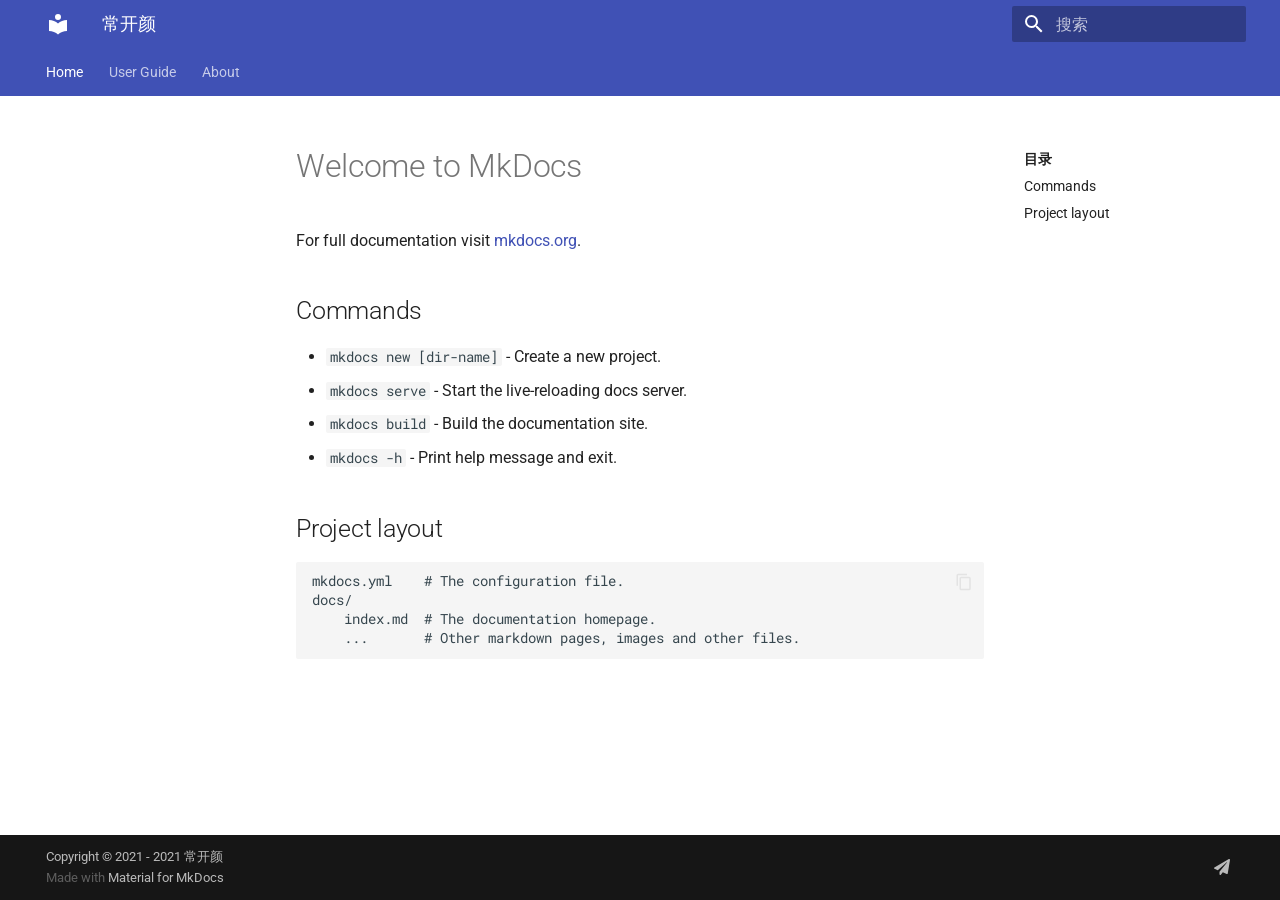
<file: site/index.html>
<!doctype html>
<html lang="zh" class="no-js">
  <head>
    
      <meta charset="utf-8">
      <meta name="viewport" content="width=device-width,initial-scale=1">
      
      
      
      
      <link rel="icon" href="assets/images/favicon.png">
      <meta name="generator" content="mkdocs-1.2.2, mkdocs-material-7.2.0">
    
    
      
        <title>常开颜</title>
      
    
    
      <link rel="stylesheet" href="assets/stylesheets/main.fe914879.min.css">
      
        
        <link rel="stylesheet" href="assets/stylesheets/palette.ba0d045b.min.css">
        
      
    
    
    
      
        
        <link rel="preconnect" href="https://fonts.gstatic.com" crossorigin>
        <link rel="stylesheet" href="https://fonts.googleapis.com/css?family=Roboto:300,400,400i,700%7CRoboto+Mono&display=fallback">
        <style>:root{--md-text-font-family:"Roboto";--md-code-font-family:"Roboto Mono"}</style>
      
    
    
    
    
      


    
    
  </head>
  
  
    
    
    
    
    
    <body dir="ltr" data-md-color-scheme="" data-md-color-primary="none" data-md-color-accent="none">
  
    
    <script>function __prefix(e){return new URL(".",location).pathname+"."+e}function __get(e,t=localStorage){return JSON.parse(t.getItem(__prefix(e)))}</script>
    
    <input class="md-toggle" data-md-toggle="drawer" type="checkbox" id="__drawer" autocomplete="off">
    <input class="md-toggle" data-md-toggle="search" type="checkbox" id="__search" autocomplete="off">
    <label class="md-overlay" for="__drawer"></label>
    <div data-md-component="skip">
      
        
        <a href="#welcome-to-mkdocs" class="md-skip">
          跳转至
        </a>
      
    </div>
    <div data-md-component="announce">
      
    </div>
    
      <header class="md-header" data-md-component="header">
  <nav class="md-header__inner md-grid" aria-label="Header">
    <a href="." title="常开颜" class="md-header__button md-logo" aria-label="常开颜" data-md-component="logo">
      
  
  <svg xmlns="http://www.w3.org/2000/svg" viewBox="0 0 24 24"><path d="M12 8a3 3 0 0 0 3-3 3 3 0 0 0-3-3 3 3 0 0 0-3 3 3 3 0 0 0 3 3m0 3.54C9.64 9.35 6.5 8 3 8v11c3.5 0 6.64 1.35 9 3.54 2.36-2.19 5.5-3.54 9-3.54V8c-3.5 0-6.64 1.35-9 3.54z"/></svg>

    </a>
    <label class="md-header__button md-icon" for="__drawer">
      <svg xmlns="http://www.w3.org/2000/svg" viewBox="0 0 24 24"><path d="M3 6h18v2H3V6m0 5h18v2H3v-2m0 5h18v2H3v-2z"/></svg>
    </label>
    <div class="md-header__title" data-md-component="header-title">
      <div class="md-header__ellipsis">
        <div class="md-header__topic">
          <span class="md-ellipsis">
            常开颜
          </span>
        </div>
        <div class="md-header__topic" data-md-component="header-topic">
          <span class="md-ellipsis">
            
              Home
            
          </span>
        </div>
      </div>
    </div>
    
    
    
      <label class="md-header__button md-icon" for="__search">
        <svg xmlns="http://www.w3.org/2000/svg" viewBox="0 0 24 24"><path d="M9.5 3A6.5 6.5 0 0 1 16 9.5c0 1.61-.59 3.09-1.56 4.23l.27.27h.79l5 5-1.5 1.5-5-5v-.79l-.27-.27A6.516 6.516 0 0 1 9.5 16 6.5 6.5 0 0 1 3 9.5 6.5 6.5 0 0 1 9.5 3m0 2C7 5 5 7 5 9.5S7 14 9.5 14 14 12 14 9.5 12 5 9.5 5z"/></svg>
      </label>
      
<div class="md-search" data-md-component="search" role="dialog">
  <label class="md-search__overlay" for="__search"></label>
  <div class="md-search__inner" role="search">
    <form class="md-search__form" name="search">
      <input type="text" class="md-search__input" name="query" aria-label="搜索" placeholder="搜索" autocapitalize="off" autocorrect="off" autocomplete="off" spellcheck="false" data-md-component="search-query" required>
      <label class="md-search__icon md-icon" for="__search">
        <svg xmlns="http://www.w3.org/2000/svg" viewBox="0 0 24 24"><path d="M9.5 3A6.5 6.5 0 0 1 16 9.5c0 1.61-.59 3.09-1.56 4.23l.27.27h.79l5 5-1.5 1.5-5-5v-.79l-.27-.27A6.516 6.516 0 0 1 9.5 16 6.5 6.5 0 0 1 3 9.5 6.5 6.5 0 0 1 9.5 3m0 2C7 5 5 7 5 9.5S7 14 9.5 14 14 12 14 9.5 12 5 9.5 5z"/></svg>
        <svg xmlns="http://www.w3.org/2000/svg" viewBox="0 0 24 24"><path d="M20 11v2H8l5.5 5.5-1.42 1.42L4.16 12l7.92-7.92L13.5 5.5 8 11h12z"/></svg>
      </label>
      <nav class="md-search__options" aria-label="Search">
        
        <button type="reset" class="md-search__icon md-icon" aria-label="Clear" tabindex="-1">
          <svg xmlns="http://www.w3.org/2000/svg" viewBox="0 0 24 24"><path d="M19 6.41 17.59 5 12 10.59 6.41 5 5 6.41 10.59 12 5 17.59 6.41 19 12 13.41 17.59 19 19 17.59 13.41 12 19 6.41z"/></svg>
        </button>
      </nav>
      
    </form>
    <div class="md-search__output">
      <div class="md-search__scrollwrap" data-md-scrollfix>
        <div class="md-search-result" data-md-component="search-result">
          <div class="md-search-result__meta">
            正在初始化搜索引擎
          </div>
          <ol class="md-search-result__list"></ol>
        </div>
      </div>
    </div>
  </div>
</div>
    
    
  </nav>
</header>
    
    <div class="md-container" data-md-component="container">
      
      
        
          
<nav class="md-tabs" aria-label="Tabs" data-md-component="tabs">
  <div class="md-tabs__inner md-grid">
    <ul class="md-tabs__list">
      
        
  
  
    
  


  <li class="md-tabs__item">
    <a href="." class="md-tabs__link md-tabs__link--active">
      Home
    </a>
  </li>

      
        
  
  


  
  
  
    <li class="md-tabs__item">
      <a href="writing-your-docs.md" class="md-tabs__link">
        User Guide
      </a>
    </li>
  

      
        
  
  


  
  
  
    <li class="md-tabs__item">
      <a href="license.md" class="md-tabs__link">
        About
      </a>
    </li>
  

      
    </ul>
  </div>
</nav>
        
      
      <main class="md-main" data-md-component="main">
        <div class="md-main__inner md-grid">
          
            
              
              <div class="md-sidebar md-sidebar--primary" data-md-component="sidebar" data-md-type="navigation" >
                <div class="md-sidebar__scrollwrap">
                  <div class="md-sidebar__inner">
                    

  


<nav class="md-nav md-nav--primary md-nav--lifted" aria-label="Navigation" data-md-level="0">
  <label class="md-nav__title" for="__drawer">
    <a href="." title="常开颜" class="md-nav__button md-logo" aria-label="常开颜" data-md-component="logo">
      
  
  <svg xmlns="http://www.w3.org/2000/svg" viewBox="0 0 24 24"><path d="M12 8a3 3 0 0 0 3-3 3 3 0 0 0-3-3 3 3 0 0 0-3 3 3 3 0 0 0 3 3m0 3.54C9.64 9.35 6.5 8 3 8v11c3.5 0 6.64 1.35 9 3.54 2.36-2.19 5.5-3.54 9-3.54V8c-3.5 0-6.64 1.35-9 3.54z"/></svg>

    </a>
    常开颜
  </label>
  
  <ul class="md-nav__list" data-md-scrollfix>
    
      
      
      

  
  
    
  
  
    <li class="md-nav__item md-nav__item--active">
      
      <input class="md-nav__toggle md-toggle" data-md-toggle="toc" type="checkbox" id="__toc">
      
      
        
      
      
        <label class="md-nav__link md-nav__link--active" for="__toc">
          Home
          <span class="md-nav__icon md-icon"></span>
        </label>
      
      <a href="." class="md-nav__link md-nav__link--active">
        Home
      </a>
      
        
<nav class="md-nav md-nav--secondary" aria-label="目录">
  
  
  
    
  
  
    <label class="md-nav__title" for="__toc">
      <span class="md-nav__icon md-icon"></span>
      目录
    </label>
    <ul class="md-nav__list" data-md-component="toc" data-md-scrollfix>
      
        <li class="md-nav__item">
  <a href="#commands" class="md-nav__link">
    Commands
  </a>
  
</li>
      
        <li class="md-nav__item">
  <a href="#project-layout" class="md-nav__link">
    Project layout
  </a>
  
</li>
      
    </ul>
  
</nav>
      
    </li>
  

    
      
      
      

  
  
  
    
    <li class="md-nav__item md-nav__item--nested">
      
      
        <input class="md-nav__toggle md-toggle" data-md-toggle="__nav_2" type="checkbox" id="__nav_2" >
      
      <label class="md-nav__link" for="__nav_2">
        User Guide
        <span class="md-nav__icon md-icon"></span>
      </label>
      <nav class="md-nav" aria-label="User Guide" data-md-level="1">
        <label class="md-nav__title" for="__nav_2">
          <span class="md-nav__icon md-icon"></span>
          User Guide
        </label>
        <ul class="md-nav__list" data-md-scrollfix>
          
            
  
  
  
    <li class="md-nav__item">
      <a href="writing-your-docs.md" class="md-nav__link">
        Writing your docs
      </a>
    </li>
  

          
            
  
  
  
    <li class="md-nav__item">
      <a href="styling-your-docs.md" class="md-nav__link">
        Styling your docs
      </a>
    </li>
  

          
        </ul>
      </nav>
    </li>
  

    
      
      
      

  
  
  
    
    <li class="md-nav__item md-nav__item--nested">
      
      
        <input class="md-nav__toggle md-toggle" data-md-toggle="__nav_3" type="checkbox" id="__nav_3" >
      
      <label class="md-nav__link" for="__nav_3">
        About
        <span class="md-nav__icon md-icon"></span>
      </label>
      <nav class="md-nav" aria-label="About" data-md-level="1">
        <label class="md-nav__title" for="__nav_3">
          <span class="md-nav__icon md-icon"></span>
          About
        </label>
        <ul class="md-nav__list" data-md-scrollfix>
          
            
  
  
  
    <li class="md-nav__item">
      <a href="license.md" class="md-nav__link">
        License
      </a>
    </li>
  

          
            
  
  
  
    <li class="md-nav__item">
      <a href="release-notes.md" class="md-nav__link">
        Release Notes
      </a>
    </li>
  

          
        </ul>
      </nav>
    </li>
  

    
  </ul>
</nav>
                  </div>
                </div>
              </div>
            
            
              
              <div class="md-sidebar md-sidebar--secondary" data-md-component="sidebar" data-md-type="toc" >
                <div class="md-sidebar__scrollwrap">
                  <div class="md-sidebar__inner">
                    
<nav class="md-nav md-nav--secondary" aria-label="目录">
  
  
  
    
  
  
    <label class="md-nav__title" for="__toc">
      <span class="md-nav__icon md-icon"></span>
      目录
    </label>
    <ul class="md-nav__list" data-md-component="toc" data-md-scrollfix>
      
        <li class="md-nav__item">
  <a href="#commands" class="md-nav__link">
    Commands
  </a>
  
</li>
      
        <li class="md-nav__item">
  <a href="#project-layout" class="md-nav__link">
    Project layout
  </a>
  
</li>
      
    </ul>
  
</nav>
                  </div>
                </div>
              </div>
            
          
          <div class="md-content" data-md-component="content">
            <article class="md-content__inner md-typeset">
              
                
                
                <h1 id="welcome-to-mkdocs">Welcome to MkDocs<a class="headerlink" href="#welcome-to-mkdocs" title="Permanent link">&para;</a></h1>
<p>For full documentation visit <a href="https://www.mkdocs.org">mkdocs.org</a>.</p>
<h2 id="commands">Commands<a class="headerlink" href="#commands" title="Permanent link">&para;</a></h2>
<ul>
<li><code>mkdocs new [dir-name]</code> - Create a new project.</li>
<li><code>mkdocs serve</code> - Start the live-reloading docs server.</li>
<li><code>mkdocs build</code> - Build the documentation site.</li>
<li><code>mkdocs -h</code> - Print help message and exit.</li>
</ul>
<h2 id="project-layout">Project layout<a class="headerlink" href="#project-layout" title="Permanent link">&para;</a></h2>
<div class="codehilite"><pre><span></span><code>mkdocs.yml    # The configuration file.
docs/
    index.md  # The documentation homepage.
    ...       # Other markdown pages, images and other files.
</code></pre></div>
                
              
              
                


              
            </article>
          </div>
        </div>
        
      </main>
      
        
<footer class="md-footer">
  
  <div class="md-footer-meta md-typeset">
    <div class="md-footer-meta__inner md-grid">
      <div class="md-footer-copyright">
        
          <div class="md-footer-copyright__highlight">
            Copyright &copy; 2021 - 2021 常开颜
          </div>
        
        Made with
        <a href="https://squidfunk.github.io/mkdocs-material/" target="_blank" rel="noopener">
          Material for MkDocs
        </a>
        
      </div>
      
  <div class="md-footer-social">
    
      
      
      <a href="mailto:changkaiyan@qq.com" target="_blank" rel="noopener" title="squidfunk on Twitter" class="md-footer-social__link">
        <svg xmlns="http://www.w3.org/2000/svg" viewBox="0 0 512 512"><path d="M476 3.2 12.5 270.6c-18.1 10.4-15.8 35.6 2.2 43.2L121 358.4l287.3-253.2c5.5-4.9 13.3 2.6 8.6 8.3L176 407v80.5c0 23.6 28.5 32.9 42.5 15.8L282 426l124.6 52.2c14.2 6 30.4-2.9 33-18.2l72-432C515 7.8 493.3-6.8 476 3.2z"/></svg>
      </a>
    
  </div>

    </div>
  </div>
</footer>
      
    </div>
    <div class="md-dialog" data-md-component="dialog">
      <div class="md-dialog__inner md-typeset"></div>
    </div>
    <script id="__config" type="application/json">{"base": ".", "features": ["navigation.tabs"], "translations": {"clipboard.copy": "\u590d\u5236", "clipboard.copied": "\u5df2\u590d\u5236", "search.config.lang": "ja", "search.config.pipeline": "trimmer, stemmer", "search.config.separator": "[\\uff0c\\u3002]+", "search.placeholder": "\u641c\u7d22", "search.result.placeholder": "\u952e\u5165\u4ee5\u5f00\u59cb\u641c\u7d22", "search.result.none": "\u6ca1\u6709\u627e\u5230\u7b26\u5408\u6761\u4ef6\u7684\u7ed3\u679c", "search.result.one": "\u627e\u5230 1 \u4e2a\u7b26\u5408\u6761\u4ef6\u7684\u7ed3\u679c", "search.result.other": "# \u4e2a\u7b26\u5408\u6761\u4ef6\u7684\u7ed3\u679c", "search.result.more.one": "1 more on this page", "search.result.more.other": "# more on this page", "search.result.term.missing": "Missing", "select.version.title": "Select version"}, "search": "assets/javascripts/workers/search.53c85856.min.js", "version": null}</script>
    
    
      <script src="assets/javascripts/bundle.716f8af4.min.js"></script>
      
    
  </body>
</html>
</file>
<file: site/assets/stylesheets/main.fe914879.min.css>
@charset "UTF-8";html{-webkit-text-size-adjust:none;-ms-text-size-adjust:none;text-size-adjust:none;box-sizing:border-box}*,:after,:before{box-sizing:inherit}body{margin:0}a,button,input,label{-webkit-tap-highlight-color:transparent}a{color:inherit;text-decoration:none}hr{border:0;box-sizing:content-box;display:block;height:.05rem;overflow:visible;padding:0}small{font-size:80%}sub,sup{line-height:1em}img{border-style:none}table{border-collapse:separate;border-spacing:0}td,th{font-weight:400;vertical-align:top}button{background:transparent;border:0;font-family:inherit;font-size:inherit;margin:0;padding:0}input{border:0;outline:none}:root{--md-default-fg-color:rgba(0,0,0,0.87);--md-default-fg-color--light:rgba(0,0,0,0.54);--md-default-fg-color--lighter:rgba(0,0,0,0.32);--md-default-fg-color--lightest:rgba(0,0,0,0.07);--md-default-bg-color:#fff;--md-default-bg-color--light:hsla(0,0%,100%,0.7);--md-default-bg-color--lighter:hsla(0,0%,100%,0.3);--md-default-bg-color--lightest:hsla(0,0%,100%,0.12);--md-primary-fg-color:#4051b5;--md-primary-fg-color--light:#5d6cc0;--md-primary-fg-color--dark:#303fa1;--md-primary-bg-color:#fff;--md-primary-bg-color--light:hsla(0,0%,100%,0.7);--md-accent-fg-color:#526cfe;--md-accent-fg-color--transparent:rgba(82,108,254,0.1);--md-accent-bg-color:#fff;--md-accent-bg-color--light:hsla(0,0%,100%,0.7)}:root>*{--md-code-fg-color:#36464e;--md-code-bg-color:#f5f5f5;--md-code-hl-color:rgba(255,255,0,0.5);--md-code-hl-number-color:#d52a2a;--md-code-hl-special-color:#db1457;--md-code-hl-function-color:#a846b9;--md-code-hl-constant-color:#6e59d9;--md-code-hl-keyword-color:#3f6ec6;--md-code-hl-string-color:#1c7d4d;--md-code-hl-name-color:var(--md-code-fg-color);--md-code-hl-operator-color:var(--md-default-fg-color--light);--md-code-hl-punctuation-color:var(--md-default-fg-color--light);--md-code-hl-comment-color:var(--md-default-fg-color--light);--md-code-hl-generic-color:var(--md-default-fg-color--light);--md-code-hl-variable-color:var(--md-default-fg-color--light);--md-typeset-color:var(--md-default-fg-color);--md-typeset-a-color:var(--md-primary-fg-color);--md-typeset-mark-color:rgba(255,255,0,0.5);--md-typeset-del-color:hsla(6,90%,60%,0.15);--md-typeset-ins-color:rgba(11,213,112,0.15);--md-typeset-kbd-color:#fafafa;--md-typeset-kbd-accent-color:#fff;--md-typeset-kbd-border-color:#b8b8b8;--md-admonition-fg-color:var(--md-default-fg-color);--md-admonition-bg-color:var(--md-default-bg-color);--md-footer-fg-color:#fff;--md-footer-fg-color--light:hsla(0,0%,100%,0.7);--md-footer-fg-color--lighter:hsla(0,0%,100%,0.3);--md-footer-bg-color:rgba(0,0,0,0.87);--md-footer-bg-color--dark:rgba(0,0,0,0.32)}.md-icon svg{fill:currentColor;display:block;height:1.2rem;width:1.2rem}body{-webkit-font-smoothing:antialiased;-moz-osx-font-smoothing:grayscale}body,input{font-feature-settings:"kern","liga";font-family:var(--md-text-font-family,_),-apple-system,BlinkMacSystemFont,Helvetica,Arial,sans-serif}body,code,input,kbd,pre{color:var(--md-typeset-color)}code,kbd,pre{font-feature-settings:"kern";font-family:var(--md-code-font-family,_),SFMono-Regular,Consolas,Menlo,monospace}:root{--md-typeset-table--ascending:url('data:image/svg+xml;charset=utf-8,<svg xmlns="http://www.w3.org/2000/svg" viewBox="0 0 24 24"><path d="M11 4h2v12l5.5-5.5 1.42 1.42L12 19.84l-7.92-7.92L5.5 10.5 11 16V4z"/></svg>');--md-typeset-table--descending:url('data:image/svg+xml;charset=utf-8,<svg xmlns="http://www.w3.org/2000/svg" viewBox="0 0 24 24"><path d="M13 20h-2V8l-5.5 5.5-1.42-1.42L12 4.16l7.92 7.92-1.42 1.42L13 8v12z"/></svg>')}.md-typeset{-webkit-print-color-adjust:exact;color-adjust:exact;font-size:.8rem;line-height:1.6}@media print{.md-typeset{font-size:.68rem}}.md-typeset blockquote,.md-typeset dl,.md-typeset figure,.md-typeset ol,.md-typeset pre,.md-typeset ul{margin:1em 0}.md-typeset h1{color:var(--md-default-fg-color--light);font-size:2em;line-height:1.3;margin:0 0 1.25em}.md-typeset h1,.md-typeset h2{font-weight:300;letter-spacing:-.01em}.md-typeset h2{font-size:1.5625em;line-height:1.4;margin:1.6em 0 .64em}.md-typeset h3{font-size:1.25em;font-weight:400;letter-spacing:-.01em;line-height:1.5;margin:1.6em 0 .8em}.md-typeset h2+h3{margin-top:.8em}.md-typeset h4{font-weight:700;letter-spacing:-.01em;margin:1em 0}.md-typeset h5,.md-typeset h6{color:var(--md-default-fg-color--light);font-size:.8em;font-weight:700;letter-spacing:-.01em;margin:1.25em 0}.md-typeset h5{text-transform:uppercase}.md-typeset hr{border-bottom:.05rem solid var(--md-default-fg-color--lightest);display:flow-root;margin:1.5em 0}.md-typeset a{color:var(--md-typeset-a-color);word-break:break-word}.md-typeset a,.md-typeset a:before{transition:color 125ms}.md-typeset a:focus,.md-typeset a:hover{color:var(--md-accent-fg-color)}.md-typeset a.focus-visible{outline-color:var(--md-accent-fg-color);outline-offset:.2rem}.md-typeset code,.md-typeset kbd,.md-typeset pre{color:var(--md-code-fg-color);direction:ltr}@media print{.md-typeset code,.md-typeset kbd,.md-typeset pre{white-space:pre-wrap}}.md-typeset code{background-color:var(--md-code-bg-color);border-radius:.1rem;-webkit-box-decoration-break:clone;box-decoration-break:clone;font-size:.85em;padding:0 .2941176471em;word-break:break-word}.md-typeset code:not(.focus-visible){-webkit-tap-highlight-color:transparent;outline:none}.md-typeset h1 code,.md-typeset h2 code,.md-typeset h3 code,.md-typeset h4 code,.md-typeset h5 code,.md-typeset h6 code{background-color:transparent;box-shadow:none;margin:initial;padding:initial}.md-typeset a code{color:currentColor}.md-typeset pre{display:flow-root;line-height:1.4;position:relative}.md-typeset pre>code{-webkit-box-decoration-break:slice;box-decoration-break:slice;box-shadow:none;display:block;margin:0;overflow:auto;padding:.7720588235em 1.1764705882em;scrollbar-color:var(--md-default-fg-color--lighter) transparent;scrollbar-width:thin;touch-action:auto;word-break:normal}.md-typeset pre>code:hover{scrollbar-color:var(--md-accent-fg-color) transparent}.md-typeset pre>code::-webkit-scrollbar{height:.2rem;width:.2rem}.md-typeset pre>code::-webkit-scrollbar-thumb{background-color:var(--md-default-fg-color--lighter)}.md-typeset pre>code::-webkit-scrollbar-thumb:hover{background-color:var(--md-accent-fg-color)}@media screen and (max-width:44.9375em){.md-typeset>pre{margin:1em -.8rem}.md-typeset>pre code{border-radius:0}}.md-typeset kbd{background-color:var(--md-typeset-kbd-color);border-radius:.1rem;box-shadow:0 .1rem 0 .05rem var(--md-typeset-kbd-border-color),0 .1rem 0 var(--md-typeset-kbd-border-color),0 -.1rem .2rem var(--md-typeset-kbd-accent-color) inset;color:var(--md-default-fg-color);display:inline-block;font-size:.75em;padding:0 .6666666667em;vertical-align:text-top;word-break:break-word}.md-typeset mark{background-color:var(--md-typeset-mark-color);-webkit-box-decoration-break:clone;box-decoration-break:clone;color:inherit;word-break:break-word}.md-typeset abbr{border-bottom:.05rem dotted var(--md-default-fg-color--light);cursor:help;text-decoration:none}@media (hover:none){.md-typeset abbr{position:relative}.md-typeset abbr[title]:focus:after,.md-typeset abbr[title]:hover:after{background-color:var(--md-default-fg-color);border-radius:.1rem;box-shadow:0 2px 2px 0 rgba(0,0,0,.14),0 1px 5px 0 rgba(0,0,0,.12),0 3px 1px -2px rgba(0,0,0,.2);color:var(--md-default-bg-color);content:attr(title);display:inline-block;font-size:.7rem;left:0;margin-top:2em;max-width:80%;min-width:-webkit-max-content;min-width:-moz-max-content;min-width:max-content;padding:.2rem .3rem;position:absolute;width:auto}}.md-typeset small{opacity:.75}.md-typeset sub,.md-typeset sup{margin-left:.078125em}[dir=rtl] .md-typeset sub,[dir=rtl] .md-typeset sup{margin-left:0;margin-right:.078125em}.md-typeset blockquote{border-left:.2rem solid var(--md-default-fg-color--lighter);color:var(--md-default-fg-color--light);display:flow-root;padding-left:.6rem}[dir=rtl] .md-typeset blockquote{border-left:initial;border-right:.2rem solid var(--md-default-fg-color--lighter);padding-left:0;padding-right:.6rem}.md-typeset ul{list-style-type:disc}.md-typeset ol,.md-typeset ul{display:flow-root;margin-left:.625em;padding:0}[dir=rtl] .md-typeset ol,[dir=rtl] .md-typeset ul{margin-left:0;margin-right:.625em}.md-typeset ol ol,.md-typeset ul ol{list-style-type:lower-alpha}.md-typeset ol ol ol,.md-typeset ul ol ol{list-style-type:lower-roman}.md-typeset ol li,.md-typeset ul li{margin-bottom:.5em;margin-left:1.25em}[dir=rtl] .md-typeset ol li,[dir=rtl] .md-typeset ul li{margin-left:0;margin-right:1.25em}.md-typeset ol li blockquote,.md-typeset ol li p,.md-typeset ul li blockquote,.md-typeset ul li p{margin:.5em 0}.md-typeset ol li:last-child,.md-typeset ul li:last-child{margin-bottom:0}.md-typeset ol li ol,.md-typeset ol li ul,.md-typeset ul li ol,.md-typeset ul li ul{margin:.5em 0 .5em .625em}[dir=rtl] .md-typeset ol li ol,[dir=rtl] .md-typeset ol li ul,[dir=rtl] .md-typeset ul li ol,[dir=rtl] .md-typeset ul li ul{margin-left:0;margin-right:.625em}.md-typeset dd{margin:1em 0 1.5em 1.875em}[dir=rtl] .md-typeset dd{margin-left:0;margin-right:1.875em}.md-typeset img,.md-typeset svg{height:auto;max-width:100%}.md-typeset img[align=left],.md-typeset svg[align=left]{margin:1em 1em 1em 0}.md-typeset img[align=right],.md-typeset svg[align=right]{margin:1em 0 1em 1em}.md-typeset img[align]:only-child,.md-typeset svg[align]:only-child{margin-top:0}.md-typeset figure{display:flow-root;margin:0 auto;max-width:100%;text-align:center;width:-webkit-fit-content;width:-moz-fit-content;width:fit-content}.md-typeset figure img{display:block}.md-typeset figcaption{font-style:italic;margin:1em auto 2em;max-width:24rem}.md-typeset iframe{max-width:100%}.md-typeset table:not([class]){background-color:var(--md-default-bg-color);border-radius:.1rem;box-shadow:0 .2rem .5rem rgba(0,0,0,.05),0 0 .05rem rgba(0,0,0,.1);display:inline-block;font-size:.64rem;max-width:100%;overflow:auto;touch-action:auto}@media print{.md-typeset table:not([class]){display:table}}.md-typeset table:not([class])+*{margin-top:1.5em}.md-typeset table:not([class]) td>:first-child,.md-typeset table:not([class]) th>:first-child{margin-top:0}.md-typeset table:not([class]) td>:last-child,.md-typeset table:not([class]) th>:last-child{margin-bottom:0}.md-typeset table:not([class]) td:not([align]),.md-typeset table:not([class]) th:not([align]){text-align:left}[dir=rtl] .md-typeset table:not([class]) td:not([align]),[dir=rtl] .md-typeset table:not([class]) th:not([align]){text-align:right}.md-typeset table:not([class]) th{background-color:var(--md-default-fg-color--light);color:var(--md-default-bg-color);min-width:5rem;padding:.9375em 1.25em;vertical-align:top}.md-typeset table:not([class]) th a{color:inherit}.md-typeset table:not([class]) td{border-top:.05rem solid var(--md-default-fg-color--lightest);padding:.9375em 1.25em;vertical-align:top}.md-typeset table:not([class]) tr{transition:background-color 125ms}.md-typeset table:not([class]) tr:hover{background-color:rgba(0,0,0,.035);box-shadow:0 .05rem 0 var(--md-default-bg-color) inset}.md-typeset table:not([class]) tr:first-child td{border-top:0}.md-typeset table:not([class]) a{word-break:normal}.md-typeset table th[role=columnheader]{cursor:pointer}.md-typeset table th[role=columnheader]:after{content:"";display:inline-block;height:1.2em;margin-left:.5em;-webkit-mask-repeat:no-repeat;mask-repeat:no-repeat;-webkit-mask-size:contain;mask-size:contain;vertical-align:sub;width:1.2em}.md-typeset table th[role=columnheader][aria-sort=ascending]:after{background-color:currentColor;-webkit-mask-image:var(--md-typeset-table--ascending);mask-image:var(--md-typeset-table--ascending)}.md-typeset table th[role=columnheader][aria-sort=descending]:after{background-color:currentColor;-webkit-mask-image:var(--md-typeset-table--descending);mask-image:var(--md-typeset-table--descending)}.md-typeset__scrollwrap{margin:1em -.8rem;overflow-x:auto;touch-action:auto}.md-typeset__table{display:inline-block;margin-bottom:.5em;padding:0 .8rem}@media print{.md-typeset__table{display:block}}html .md-typeset__table table{display:table;margin:0;overflow:hidden;width:100%}html{font-size:125%;height:100%;overflow-x:hidden}@media screen and (min-width:100em){html{font-size:137.5%}}@media screen and (min-width:125em){html{font-size:150%}}body{background-color:var(--md-default-bg-color);display:flex;flex-direction:column;font-size:.5rem;min-height:100%;position:relative;width:100%}@media print{body{display:block}}@media screen and (max-width:59.9375em){body[data-md-state=lock]{position:fixed}}.md-grid{margin-left:auto;margin-right:auto;max-width:61rem}.md-container{display:flex;flex-direction:column;flex-grow:1}@media print{.md-container{display:block}}.md-main{flex-grow:1}.md-main__inner{display:flex;height:100%;margin-top:1.5rem}.md-ellipsis{overflow:hidden;text-overflow:ellipsis;white-space:nowrap}.md-toggle{display:none}.md-option{height:0;opacity:0;position:absolute;width:0}.md-option:checked+label:not([hidden]){display:block}.md-option.focus-visible+label{outline-color:var(--md-accent-fg-color);outline-style:auto}.md-skip{background-color:var(--md-default-fg-color);border-radius:.1rem;color:var(--md-default-bg-color);font-size:.64rem;margin:.5rem;opacity:0;outline-color:var(--md-accent-fg-color);padding:.3rem .5rem;position:fixed;transform:translateY(.4rem);z-index:-1}.md-skip:focus{opacity:1;transform:translateY(0);transition:transform .25s cubic-bezier(.4,0,.2,1),opacity 175ms 75ms;z-index:10}@page{margin:25mm}.md-announce{background-color:var(--md-footer-bg-color);overflow:auto}@media print{.md-announce{display:none}}.md-announce__inner{color:var(--md-footer-fg-color);font-size:.7rem;margin:.6rem auto;padding:0 .8rem}:root{--md-clipboard-icon:url('data:image/svg+xml;charset=utf-8,<svg xmlns="http://www.w3.org/2000/svg" viewBox="0 0 24 24"><path d="M19 21H8V7h11m0-2H8a2 2 0 0 0-2 2v14a2 2 0 0 0 2 2h11a2 2 0 0 0 2-2V7a2 2 0 0 0-2-2m-3-4H4a2 2 0 0 0-2 2v14h2V3h12V1z"/></svg>')}.md-clipboard{border-radius:.1rem;color:var(--md-default-fg-color--lightest);cursor:pointer;height:1.5em;outline-color:var(--md-accent-fg-color);outline-offset:.1rem;position:absolute;right:.5em;top:.5em;transition:color .25s;width:1.5em;z-index:1}@media print{.md-clipboard{display:none}}.md-clipboard:not(.focus-visible){-webkit-tap-highlight-color:transparent;outline:none}:hover>.md-clipboard{color:var(--md-default-fg-color--light)}.md-clipboard:focus,.md-clipboard:hover{color:var(--md-accent-fg-color)}.md-clipboard:after{background-color:currentColor;content:"";display:block;height:1.125em;margin:0 auto;-webkit-mask-image:var(--md-clipboard-icon);mask-image:var(--md-clipboard-icon);-webkit-mask-repeat:no-repeat;mask-repeat:no-repeat;-webkit-mask-size:contain;mask-size:contain;width:1.125em}.md-clipboard--inline{cursor:pointer}.md-clipboard--inline code{transition:color .25s,background-color .25s}.md-clipboard--inline:focus code,.md-clipboard--inline:hover code{background-color:var(--md-accent-fg-color--transparent);color:var(--md-accent-fg-color)}.md-content{flex-grow:1;overflow:hidden;scroll-padding-top:51.2rem}.md-content__inner{margin:0 .8rem 1.2rem;padding-top:.6rem}@media screen and (min-width:76.25em){.md-sidebar--primary:not([hidden])~.md-content>.md-content__inner{margin-left:1.2rem}[dir=rtl] .md-sidebar--primary:not([hidden])~.md-content>.md-content__inner{margin-left:.8rem;margin-right:1.2rem}.md-sidebar--secondary:not([hidden])~.md-content>.md-content__inner{margin-right:1.2rem}[dir=rtl] .md-sidebar--secondary:not([hidden])~.md-content>.md-content__inner{margin-left:1.2rem;margin-right:.8rem}}.md-content__inner:before{content:"";display:block;height:.4rem}.md-content__inner>:last-child{margin-bottom:0}.md-content__button{float:right;margin:.4rem 0 .4rem .4rem;padding:0}@media print{.md-content__button{display:none}}[dir=rtl] .md-content__button{float:left;margin-left:0;margin-right:.4rem}[dir=rtl] .md-content__button svg{transform:scaleX(-1)}.md-typeset .md-content__button{color:var(--md-default-fg-color--lighter)}.md-content__button svg{display:inline;vertical-align:top}.md-dialog{background-color:var(--md-default-fg-color);border-radius:.1rem;bottom:.8rem;box-shadow:0 2px 2px 0 rgba(0,0,0,.14),0 1px 5px 0 rgba(0,0,0,.12),0 3px 1px -2px rgba(0,0,0,.2);left:auto;min-width:11.1rem;opacity:0;padding:.4rem .6rem;pointer-events:none;position:fixed;right:.8rem;transform:translateY(100%);transition:transform 0ms .4s,opacity .4s;z-index:2}@media print{.md-dialog{display:none}}[dir=rtl] .md-dialog{left:.8rem;right:auto}.md-dialog[data-md-state=open]{opacity:1;pointer-events:auto;transform:translateY(0);transition:transform .4s cubic-bezier(.075,.85,.175,1),opacity .4s}.md-dialog__inner{color:var(--md-default-bg-color);font-size:.7rem}.md-typeset .md-button{border:.1rem solid;border-radius:.1rem;color:var(--md-primary-fg-color);cursor:pointer;display:inline-block;font-weight:700;padding:.625em 2em;transition:color 125ms,background-color 125ms,border-color 125ms}.md-typeset .md-button--primary{background-color:var(--md-primary-fg-color);border-color:var(--md-primary-fg-color);color:var(--md-primary-bg-color)}.md-typeset .md-button:focus,.md-typeset .md-button:hover{background-color:var(--md-accent-fg-color);border-color:var(--md-accent-fg-color);color:var(--md-accent-bg-color)}.md-typeset .md-input{border-radius:.1rem;box-shadow:0 .2rem .5rem rgba(0,0,0,.1),0 .025rem .05rem rgba(0,0,0,.1);font-size:.8rem;height:1.8rem;padding:0 .6rem;transition:box-shadow .25s}.md-typeset .md-input:focus,.md-typeset .md-input:hover{box-shadow:0 .4rem 1rem rgba(0,0,0,.15),0 .025rem .05rem rgba(0,0,0,.15)}.md-typeset .md-input--stretch{width:100%}.md-header{background-color:var(--md-primary-fg-color);box-shadow:0 0 .2rem transparent,0 .2rem .4rem transparent;color:var(--md-primary-bg-color);left:0;position:-webkit-sticky;position:sticky;right:0;top:0;z-index:2}@media print{.md-header{display:none}}.md-header[data-md-state=shadow]{box-shadow:0 0 .2rem rgba(0,0,0,.1),0 .2rem .4rem rgba(0,0,0,.2);transition:transform .25s cubic-bezier(.1,.7,.1,1),box-shadow .25s}.md-header[data-md-state=hidden]{transform:translateY(-100%);transition:transform .25s cubic-bezier(.8,0,.6,1),box-shadow .25s}.md-header__inner{align-items:center;display:flex;padding:0 .2rem}.md-header__button{color:currentColor;cursor:pointer;margin:.2rem;outline-color:var(--md-accent-fg-color);padding:.4rem;position:relative;transition:opacity .25s;vertical-align:middle;z-index:1}.md-header__button:hover{opacity:.7}.md-header__button:not([hidden]){display:inline-block}.md-header__button:not(.focus-visible){-webkit-tap-highlight-color:transparent;outline:none}.md-header__button.md-logo{margin:.2rem;padding:.4rem}@media screen and (max-width:76.1875em){.md-header__button.md-logo{display:none}}.md-header__button.md-logo img,.md-header__button.md-logo svg{fill:currentColor;display:block;height:1.2rem;width:1.2rem}@media screen and (min-width:60em){.md-header__button[for=__search]{display:none}}.no-js .md-header__button[for=__search]{display:none}[dir=rtl] .md-header__button[for=__search] svg{transform:scaleX(-1)}@media screen and (min-width:76.25em){.md-header__button[for=__drawer]{display:none}}.md-header__topic{display:flex;max-width:100%;position:absolute;transition:transform .4s cubic-bezier(.1,.7,.1,1),opacity .15s}.md-header__topic+.md-header__topic{opacity:0;pointer-events:none;transform:translateX(1.25rem);transition:transform .4s cubic-bezier(1,.7,.1,.1),opacity .15s;z-index:-1}[dir=rtl] .md-header__topic+.md-header__topic{transform:translateX(-1.25rem)}.md-header__title{flex-grow:1;font-size:.9rem;height:2.4rem;line-height:2.4rem;margin-left:1rem;margin-right:.4rem}.md-header__title[data-md-state=active] .md-header__topic{opacity:0;pointer-events:none;transform:translateX(-1.25rem);transition:transform .4s cubic-bezier(1,.7,.1,.1),opacity .15s;z-index:-1}[dir=rtl] .md-header__title[data-md-state=active] .md-header__topic{transform:translateX(1.25rem)}.md-header__title[data-md-state=active] .md-header__topic+.md-header__topic{opacity:1;pointer-events:auto;transform:translateX(0);transition:transform .4s cubic-bezier(.1,.7,.1,1),opacity .15s;z-index:0}.md-header__title>.md-header__ellipsis{height:100%;position:relative;width:100%}.md-header__option{display:flex;flex-shrink:0;max-width:100%;transition:max-width 0ms .25s,opacity .25s .25s;white-space:nowrap}[data-md-toggle=search]:checked~.md-header .md-header__option{max-width:0;opacity:0;transition:max-width 0ms,opacity 0ms}.md-header__source{display:none}@media screen and (min-width:60em){.md-header__source{display:block;margin-left:1rem;max-width:11.7rem;width:11.7rem}[dir=rtl] .md-header__source{margin-left:0;margin-right:1rem}}@media screen and (min-width:76.25em){.md-header__source{margin-left:1.4rem}[dir=rtl] .md-header__source{margin-right:1.4rem}}.md-footer{background-color:var(--md-footer-bg-color);color:var(--md-footer-fg-color)}@media print{.md-footer{display:none}}.md-footer__inner{overflow:auto;padding:.2rem}.md-footer__link{display:flex;outline-color:var(--md-accent-fg-color);padding-bottom:.4rem;padding-top:1.4rem;transition:opacity .25s}@media screen and (min-width:45em){.md-footer__link{width:50%}}.md-footer__link:focus,.md-footer__link:hover{opacity:.7}.md-footer__link--prev{float:left}@media screen and (max-width:44.9375em){.md-footer__link--prev{width:25%}.md-footer__link--prev .md-footer__title{display:none}}[dir=rtl] .md-footer__link--prev{float:right}[dir=rtl] .md-footer__link--prev svg{transform:scaleX(-1)}.md-footer__link--next{float:right;text-align:right}@media screen and (max-width:44.9375em){.md-footer__link--next{width:75%}}[dir=rtl] .md-footer__link--next{float:left;text-align:left}[dir=rtl] .md-footer__link--next svg{transform:scaleX(-1)}.md-footer__title{flex-grow:1;font-size:.9rem;line-height:2.4rem;max-width:calc(100% - 2.4rem);padding:0 1rem;position:relative}.md-footer__button{margin:.2rem;padding:.4rem}.md-footer__direction{font-size:.64rem;left:0;margin-top:-1rem;opacity:.7;padding:0 1rem;position:absolute;right:0}.md-footer-meta{background-color:var(--md-footer-bg-color--dark)}.md-footer-meta__inner{display:flex;flex-wrap:wrap;justify-content:space-between;padding:.2rem}html .md-footer-meta.md-typeset a{color:var(--md-footer-fg-color--light)}html .md-footer-meta.md-typeset a:focus,html .md-footer-meta.md-typeset a:hover{color:var(--md-footer-fg-color)}.md-footer-copyright{color:var(--md-footer-fg-color--lighter);font-size:.64rem;margin:auto .6rem;padding:.4rem 0;width:100%}@media screen and (min-width:45em){.md-footer-copyright{width:auto}}.md-footer-copyright__highlight{color:var(--md-footer-fg-color--light)}.md-footer-social{margin:0 .4rem;padding:.2rem 0 .6rem}@media screen and (min-width:45em){.md-footer-social{padding:.6rem 0}}.md-footer-social__link{display:inline-block;height:1.6rem;text-align:center;width:1.6rem}.md-footer-social__link:before{line-height:1.9}.md-footer-social__link svg{fill:currentColor;max-height:.8rem;vertical-align:-25%}:root{--md-nav-icon--prev:url('data:image/svg+xml;charset=utf-8,<svg xmlns="http://www.w3.org/2000/svg" viewBox="0 0 24 24"><path d="M20 11v2H8l5.5 5.5-1.42 1.42L4.16 12l7.92-7.92L13.5 5.5 8 11h12z"/></svg>');--md-nav-icon--next:url('data:image/svg+xml;charset=utf-8,<svg xmlns="http://www.w3.org/2000/svg" viewBox="0 0 24 24"><path d="M8.59 16.58 13.17 12 8.59 7.41 10 6l6 6-6 6-1.41-1.42z"/></svg>');--md-toc-icon:url('data:image/svg+xml;charset=utf-8,<svg xmlns="http://www.w3.org/2000/svg" viewBox="0 0 24 24"><path d="M3 9h14V7H3v2m0 4h14v-2H3v2m0 4h14v-2H3v2m16 0h2v-2h-2v2m0-10v2h2V7h-2m0 6h2v-2h-2v2z"/></svg>')}.md-nav{font-size:.7rem;line-height:1.3}.md-nav__title{display:block;font-weight:700;overflow:hidden;padding:0 .6rem;text-overflow:ellipsis}.md-nav__title .md-nav__button{display:none}.md-nav__title .md-nav__button img{height:100%;width:auto}.md-nav__title .md-nav__button.md-logo img,.md-nav__title .md-nav__button.md-logo svg{fill:currentColor;display:block;height:2.4rem;width:2.4rem}.md-nav__list{list-style:none;margin:0;padding:0}.md-nav__item{padding:0 .6rem}.md-nav__item .md-nav__item{padding-right:0}[dir=rtl] .md-nav__item .md-nav__item{padding-left:0;padding-right:.6rem}.md-nav__link{cursor:pointer;display:block;margin-top:.625em;overflow:hidden;scroll-snap-align:start;text-overflow:ellipsis;transition:color 125ms}.md-nav__link[data-md-state=blur]{color:var(--md-default-fg-color--light)}.md-nav__item .md-nav__link--active{color:var(--md-typeset-a-color)}.md-nav__item--nested>.md-nav__link{color:inherit}.md-nav__link:focus,.md-nav__link:hover{color:var(--md-accent-fg-color)}.md-nav__link.focus-visible{outline-color:var(--md-accent-fg-color);outline-offset:.2rem}.md-nav--primary .md-nav__link[for=__toc]{display:none}.md-nav--primary .md-nav__link[for=__toc] .md-icon:after{background-color:currentColor;display:block;height:100%;-webkit-mask-image:var(--md-toc-icon);mask-image:var(--md-toc-icon);width:100%}.md-nav--primary .md-nav__link[for=__toc]~.md-nav{display:none}.md-nav__source{display:none}@media screen and (max-width:76.1875em){.md-nav--primary,.md-nav--primary .md-nav{background-color:var(--md-default-bg-color);display:flex;flex-direction:column;height:100%;left:0;position:absolute;right:0;top:0;z-index:1}.md-nav--primary .md-nav__item,.md-nav--primary .md-nav__title{font-size:.8rem;line-height:1.5}.md-nav--primary .md-nav__title{background-color:var(--md-default-fg-color--lightest);color:var(--md-default-fg-color--light);cursor:pointer;font-weight:400;height:5.6rem;line-height:2.4rem;padding:3rem .8rem .2rem;position:relative;white-space:nowrap}.md-nav--primary .md-nav__title .md-nav__icon{display:block;height:1.2rem;left:.4rem;margin:.2rem;position:absolute;top:.4rem;width:1.2rem}[dir=rtl] .md-nav--primary .md-nav__title .md-nav__icon{left:auto;right:.4rem}.md-nav--primary .md-nav__title .md-nav__icon:after{background-color:currentColor;content:"";display:block;height:100%;-webkit-mask-image:var(--md-nav-icon--prev);mask-image:var(--md-nav-icon--prev);-webkit-mask-repeat:no-repeat;mask-repeat:no-repeat;-webkit-mask-size:contain;mask-size:contain;width:100%}.md-nav--primary .md-nav__title~.md-nav__list{background-color:var(--md-default-bg-color);box-shadow:0 .05rem 0 var(--md-default-fg-color--lightest) inset;overflow-y:auto;-ms-scroll-snap-type:y mandatory;scroll-snap-type:y mandatory;touch-action:pan-y}.md-nav--primary .md-nav__title~.md-nav__list>:first-child{border-top:0}.md-nav--primary .md-nav__title[for=__drawer]{background-color:var(--md-primary-fg-color);color:var(--md-primary-bg-color)}.md-nav--primary .md-nav__title .md-logo{display:block;left:.2rem;margin:.2rem;padding:.4rem;position:absolute;top:.2rem}[dir=rtl] .md-nav--primary .md-nav__title .md-logo{left:auto;right:.2rem}.md-nav--primary .md-nav__list{flex:1}.md-nav--primary .md-nav__item{border-top:.05rem solid var(--md-default-fg-color--lightest);padding:0}.md-nav--primary .md-nav__item--nested>.md-nav__link{padding-right:2.4rem}[dir=rtl] .md-nav--primary .md-nav__item--nested>.md-nav__link{padding-left:2.4rem;padding-right:.8rem}.md-nav--primary .md-nav__item--active>.md-nav__link{color:var(--md-typeset-a-color)}.md-nav--primary .md-nav__item--active>.md-nav__link:focus,.md-nav--primary .md-nav__item--active>.md-nav__link:hover{color:var(--md-accent-fg-color)}.md-nav--primary .md-nav__link{margin-top:0;padding:.6rem .8rem;position:relative}.md-nav--primary .md-nav__link .md-nav__icon{color:inherit;font-size:1.2rem;height:1.2rem;margin-top:-.6rem;position:absolute;right:.6rem;top:50%;width:1.2rem}[dir=rtl] .md-nav--primary .md-nav__link .md-nav__icon{left:.6rem;right:auto}.md-nav--primary .md-nav__link .md-nav__icon:after{background-color:currentColor;content:"";display:block;height:100%;-webkit-mask-image:var(--md-nav-icon--next);mask-image:var(--md-nav-icon--next);-webkit-mask-repeat:no-repeat;mask-repeat:no-repeat;-webkit-mask-size:contain;mask-size:contain;width:100%}[dir=rtl] .md-nav--primary .md-nav__icon:after{transform:scale(-1)}.md-nav--primary .md-nav--secondary .md-nav__link{position:static}.md-nav--primary .md-nav--secondary .md-nav{background-color:transparent;position:static}.md-nav--primary .md-nav--secondary .md-nav .md-nav__link{padding-left:1.4rem}[dir=rtl] .md-nav--primary .md-nav--secondary .md-nav .md-nav__link{padding-left:0;padding-right:1.4rem}.md-nav--primary .md-nav--secondary .md-nav .md-nav .md-nav__link{padding-left:2rem}[dir=rtl] .md-nav--primary .md-nav--secondary .md-nav .md-nav .md-nav__link{padding-left:0;padding-right:2rem}.md-nav--primary .md-nav--secondary .md-nav .md-nav .md-nav .md-nav__link{padding-left:2.6rem}[dir=rtl] .md-nav--primary .md-nav--secondary .md-nav .md-nav .md-nav .md-nav__link{padding-left:0;padding-right:2.6rem}.md-nav--primary .md-nav--secondary .md-nav .md-nav .md-nav .md-nav .md-nav__link{padding-left:3.2rem}[dir=rtl] .md-nav--primary .md-nav--secondary .md-nav .md-nav .md-nav .md-nav .md-nav__link{padding-left:0;padding-right:3.2rem}.md-nav--secondary{background-color:transparent}.md-nav__toggle~.md-nav{display:flex;opacity:0;transform:translateX(100%);transition:transform .25s cubic-bezier(.8,0,.6,1),opacity 125ms 50ms}[dir=rtl] .md-nav__toggle~.md-nav{transform:translateX(-100%)}.md-nav__toggle:checked~.md-nav{opacity:1;transform:translateX(0);transition:transform .25s cubic-bezier(.4,0,.2,1),opacity 125ms 125ms}.md-nav__toggle:checked~.md-nav>.md-nav__list{-webkit-backface-visibility:hidden;backface-visibility:hidden}}@media screen and (max-width:59.9375em){.md-nav--primary .md-nav__link[for=__toc]{display:block;padding-right:2.4rem}[dir=rtl] .md-nav--primary .md-nav__link[for=__toc]{padding-left:2.4rem;padding-right:.8rem}.md-nav--primary .md-nav__link[for=__toc] .md-icon:after{content:""}.md-nav--primary .md-nav__link[for=__toc]+.md-nav__link{display:none}.md-nav--primary .md-nav__link[for=__toc]~.md-nav{display:flex}.md-nav__source{background-color:var(--md-primary-fg-color--dark);color:var(--md-primary-bg-color);display:block;padding:0 .2rem}}@media screen and (min-width:60em) and (max-width:76.1875em){.md-nav--integrated .md-nav__link[for=__toc]{display:block;padding-right:2.4rem;scroll-snap-align:none}[dir=rtl] .md-nav--integrated .md-nav__link[for=__toc]{padding-left:2.4rem;padding-right:.8rem}.md-nav--integrated .md-nav__link[for=__toc] .md-icon:after{content:""}.md-nav--integrated .md-nav__link[for=__toc]+.md-nav__link{display:none}.md-nav--integrated .md-nav__link[for=__toc]~.md-nav{display:flex}}@media screen and (min-width:60em){.md-nav--secondary .md-nav__title[for=__toc]{scroll-snap-align:start}.md-nav--secondary .md-nav__title .md-nav__icon{display:none}}@media screen and (min-width:76.25em){.md-nav{transition:max-height .25s cubic-bezier(.86,0,.07,1)}.md-nav--primary .md-nav__title[for=__drawer]{scroll-snap-align:start}.md-nav--primary .md-nav__title .md-nav__icon{display:none}.md-nav__toggle~.md-nav{display:none}.md-nav__toggle:checked~.md-nav,.md-nav__toggle:indeterminate~.md-nav{display:block}.md-nav__item--nested>.md-nav>.md-nav__title{display:none}.md-nav__item--section{display:block;margin:1.25em 0}.md-nav__item--section:last-child{margin-bottom:0}.md-nav__item--section>.md-nav__link{display:none}.md-nav__item--section>.md-nav{display:block}.md-nav__item--section>.md-nav>.md-nav__title{display:block;padding:0;pointer-events:none;scroll-snap-align:start}.md-nav__item--section>.md-nav>.md-nav__list>.md-nav__item{padding:0}.md-nav__icon{float:right;height:.9rem;transition:transform .25s;width:.9rem}[dir=rtl] .md-nav__icon{float:left;transform:rotate(180deg)}.md-nav__icon:after{background-color:currentColor;content:"";display:inline-block;height:100%;-webkit-mask-image:var(--md-nav-icon--next);mask-image:var(--md-nav-icon--next);-webkit-mask-repeat:no-repeat;mask-repeat:no-repeat;-webkit-mask-size:contain;mask-size:contain;vertical-align:-.1rem;width:100%}.md-nav__item--nested .md-nav__toggle:checked~.md-nav__link .md-nav__icon,.md-nav__item--nested .md-nav__toggle:indeterminate~.md-nav__link .md-nav__icon{transform:rotate(90deg)}.md-nav--lifted>.md-nav__list>.md-nav__item--nested,.md-nav--lifted>.md-nav__title{display:none}.md-nav--lifted>.md-nav__list>.md-nav__item{display:none}.md-nav--lifted>.md-nav__list>.md-nav__item--active{display:block;padding:0}.md-nav--lifted>.md-nav__list>.md-nav__item--active>.md-nav__link{display:none}.md-nav--lifted>.md-nav__list>.md-nav__item--active>.md-nav>.md-nav__title{display:block;padding:0 .6rem;pointer-events:none;scroll-snap-align:start}.md-nav--lifted .md-nav[data-md-level="1"]{display:block}.md-nav--lifted .md-nav[data-md-level="1"]>.md-nav__list>.md-nav__item{padding-right:.6rem}.md-nav--integrated .md-nav__link[for=__toc]~.md-nav{border-left:.05rem solid var(--md-primary-fg-color);display:block;margin-bottom:1.25em}.md-nav--integrated .md-nav__link[for=__toc]~.md-nav>.md-nav__title{display:none}}:root{--md-search-result-icon:url('data:image/svg+xml;charset=utf-8,<svg xmlns="http://www.w3.org/2000/svg" viewBox="0 0 24 24"><path d="M14 2H6a2 2 0 0 0-2 2v16a2 2 0 0 0 2 2h7c-.41-.25-.8-.56-1.14-.9-.33-.33-.61-.7-.86-1.1H6V4h7v5h5v1.18c.71.16 1.39.43 2 .82V8l-6-6m6.31 16.9c1.33-2.11.69-4.9-1.4-6.22-2.11-1.33-4.91-.68-6.22 1.4-1.34 2.11-.69 4.89 1.4 6.22 1.46.93 3.32.93 4.79.02L22 23.39 23.39 22l-3.08-3.1m-3.81.1a2.5 2.5 0 0 1-2.5-2.5 2.5 2.5 0 0 1 2.5-2.5 2.5 2.5 0 0 1 2.5 2.5 2.5 2.5 0 0 1-2.5 2.5z"/></svg>')}.md-search{position:relative}@media screen and (min-width:60em){.md-search{padding:.2rem 0}}.no-js .md-search{display:none}.md-search__overlay{opacity:0;z-index:1}@media screen and (max-width:59.9375em){.md-search__overlay{background-color:var(--md-default-bg-color);border-radius:1rem;height:2rem;left:-2.2rem;overflow:hidden;pointer-events:none;position:absolute;top:.2rem;transform-origin:center;transition:transform .3s .1s,opacity .2s .2s;width:2rem}[dir=rtl] .md-search__overlay{left:auto;right:-2.2rem}[data-md-toggle=search]:checked~.md-header .md-search__overlay{opacity:1;transition:transform .4s,opacity .1s}}@media screen and (min-width:60em){.md-search__overlay{background-color:rgba(0,0,0,.54);cursor:pointer;height:0;left:0;position:fixed;top:0;transition:width 0ms .25s,height 0ms .25s,opacity .25s;width:0}[dir=rtl] .md-search__overlay{left:auto;right:0}[data-md-toggle=search]:checked~.md-header .md-search__overlay{height:200vh;opacity:1;transition:width 0ms,height 0ms,opacity .25s;width:100%}}@media screen and (max-width:29.9375em){[data-md-toggle=search]:checked~.md-header .md-search__overlay{transform:scale(45)}}@media screen and (min-width:30em) and (max-width:44.9375em){[data-md-toggle=search]:checked~.md-header .md-search__overlay{transform:scale(60)}}@media screen and (min-width:45em) and (max-width:59.9375em){[data-md-toggle=search]:checked~.md-header .md-search__overlay{transform:scale(75)}}.md-search__inner{-webkit-backface-visibility:hidden;backface-visibility:hidden}@media screen and (max-width:59.9375em){.md-search__inner{height:100%;left:100%;opacity:0;position:fixed;top:0;transform:translateX(5%);transition:right 0ms .3s,left 0ms .3s,transform .15s cubic-bezier(.4,0,.2,1) .15s,opacity .15s .15s;width:100%;z-index:2}[data-md-toggle=search]:checked~.md-header .md-search__inner{left:0;opacity:1;transform:translateX(0);transition:right 0ms 0ms,left 0ms 0ms,transform .15s cubic-bezier(.1,.7,.1,1) .15s,opacity .15s .15s}[dir=rtl] [data-md-toggle=search]:checked~.md-header .md-search__inner{left:auto;right:0}html [dir=rtl] .md-search__inner{left:auto;right:100%;transform:translateX(-5%)}}@media screen and (min-width:60em){.md-search__inner{float:right;padding:.1rem 0;position:relative;transition:width .25s cubic-bezier(.1,.7,.1,1);width:11.7rem}[dir=rtl] .md-search__inner{float:left}}@media screen and (min-width:60em) and (max-width:76.1875em){[data-md-toggle=search]:checked~.md-header .md-search__inner{width:23.4rem}}@media screen and (min-width:76.25em){[data-md-toggle=search]:checked~.md-header .md-search__inner{width:34.4rem}}.md-search__form{background-color:var(--md-default-bg-color);box-shadow:0 0 .6rem transparent;height:2.4rem;position:relative;transition:color .25s,background-color .25s;z-index:2}@media screen and (min-width:60em){.md-search__form{background-color:rgba(0,0,0,.26);border-radius:.1rem;height:1.8rem}.md-search__form:hover{background-color:hsla(0,0%,100%,.12)}}[data-md-toggle=search]:checked~.md-header .md-search__form{background-color:var(--md-default-bg-color);border-radius:.1rem .1rem 0 0;box-shadow:0 0 .6rem rgba(0,0,0,.07);color:var(--md-default-fg-color)}.md-search__input{background:transparent;font-size:.9rem;height:100%;padding:0 2.2rem 0 3.6rem;position:relative;text-overflow:ellipsis;width:100%;z-index:2}[dir=rtl] .md-search__input{padding:0 3.6rem 0 2.2rem}.md-search__input::-webkit-input-placeholder{-webkit-transition:color .25s;transition:color .25s}.md-search__input::-moz-placeholder{-moz-transition:color .25s;transition:color .25s}.md-search__input::-ms-input-placeholder{-ms-transition:color .25s;transition:color .25s}.md-search__input::placeholder{transition:color .25s}.md-search__input::-webkit-input-placeholder{color:var(--md-default-fg-color--light)}.md-search__input::-moz-placeholder{color:var(--md-default-fg-color--light)}.md-search__input::-ms-input-placeholder{color:var(--md-default-fg-color--light)}.md-search__input::placeholder,.md-search__input~.md-search__icon{color:var(--md-default-fg-color--light)}.md-search__input::-ms-clear{display:none}@media screen and (max-width:59.9375em){.md-search__input{font-size:.9rem;height:2.4rem;width:100%}}@media screen and (min-width:60em){.md-search__input{color:inherit;font-size:.8rem;padding-left:2.2rem}[dir=rtl] .md-search__input{padding-right:2.2rem}.md-search__input::-webkit-input-placeholder{color:var(--md-primary-bg-color--light)}.md-search__input::-moz-placeholder{color:var(--md-primary-bg-color--light)}.md-search__input::-ms-input-placeholder{color:var(--md-primary-bg-color--light)}.md-search__input::placeholder{color:var(--md-primary-bg-color--light)}.md-search__input+.md-search__icon{color:var(--md-primary-bg-color)}[data-md-toggle=search]:checked~.md-header .md-search__input{text-overflow:clip}[data-md-toggle=search]:checked~.md-header .md-search__input::-webkit-input-placeholder{color:var(--md-default-fg-color--light)}[data-md-toggle=search]:checked~.md-header .md-search__input::-moz-placeholder{color:var(--md-default-fg-color--light)}[data-md-toggle=search]:checked~.md-header .md-search__input::-ms-input-placeholder{color:var(--md-default-fg-color--light)}[data-md-toggle=search]:checked~.md-header .md-search__input+.md-search__icon,[data-md-toggle=search]:checked~.md-header .md-search__input::placeholder{color:var(--md-default-fg-color--light)}}.md-search__icon{cursor:pointer;display:inline-block;height:1.2rem;transition:color .25s,opacity .25s;width:1.2rem}.md-search__icon:hover{opacity:.7}.md-search__icon[for=__search]{left:.5rem;position:absolute;top:.3rem;z-index:2}[dir=rtl] .md-search__icon[for=__search]{left:auto;right:.5rem}[dir=rtl] .md-search__icon[for=__search] svg{transform:scaleX(-1)}@media screen and (max-width:59.9375em){.md-search__icon[for=__search]{left:.8rem;top:.6rem}[dir=rtl] .md-search__icon[for=__search]{left:auto;right:.8rem}.md-search__icon[for=__search] svg:first-child{display:none}}@media screen and (min-width:60em){.md-search__icon[for=__search]{pointer-events:none}.md-search__icon[for=__search] svg:last-child{display:none}}.md-search__options{pointer-events:none;position:absolute;right:.5rem;top:.3rem;z-index:2}[dir=rtl] .md-search__options{left:.5rem;right:auto}@media screen and (max-width:59.9375em){.md-search__options{right:.8rem;top:.6rem}[dir=rtl] .md-search__options{left:.8rem;right:auto}}.md-search__options>*{color:var(--md-default-fg-color--light);margin-left:.2rem;opacity:0;transform:scale(.75);transition:transform .15s cubic-bezier(.1,.7,.1,1),opacity .15s}.md-search__options>:not(.focus-visible){-webkit-tap-highlight-color:transparent;outline:none}[data-md-toggle=search]:checked~.md-header .md-search__input:valid~.md-search__options>*{opacity:1;pointer-events:auto;transform:scale(1)}[data-md-toggle=search]:checked~.md-header .md-search__input:valid~.md-search__options>:hover{opacity:.7}.md-search__suggest{align-items:center;color:var(--md-default-fg-color--lighter);display:flex;font-size:.9rem;height:100%;opacity:0;padding:0 2.2rem 0 3.6rem;position:absolute;top:0;transition:opacity 50ms;white-space:nowrap;width:100%}[dir=rtl] .md-search__suggest{padding:0 3.6rem 0 2.2rem}@media screen and (min-width:60em){.md-search__suggest{font-size:.8rem;padding-left:2.2rem}[dir=rtl] .md-search__suggest{padding-right:2.2rem}}[data-md-toggle=search]:checked~.md-header .md-search__suggest{opacity:1;transition:opacity .3s .1s}.md-search__output{border-radius:0 0 .1rem .1rem;overflow:hidden;position:absolute;width:100%;z-index:1}@media screen and (max-width:59.9375em){.md-search__output{bottom:0;top:2.4rem}}@media screen and (min-width:60em){.md-search__output{opacity:0;top:1.9rem;transition:opacity .4s}[data-md-toggle=search]:checked~.md-header .md-search__output{box-shadow:0 6px 10px 0 rgba(0,0,0,.14),0 1px 18px 0 rgba(0,0,0,.12),0 3px 5px -1px rgba(0,0,0,.4);opacity:1}}.md-search__scrollwrap{-webkit-backface-visibility:hidden;backface-visibility:hidden;background-color:var(--md-default-bg-color);height:100%;overflow-y:auto;touch-action:pan-y}@media (-webkit-max-device-pixel-ratio:1),(max-resolution:1dppx){.md-search__scrollwrap{transform:translateZ(0)}}@media screen and (min-width:60em) and (max-width:76.1875em){.md-search__scrollwrap{width:23.4rem}}@media screen and (min-width:76.25em){.md-search__scrollwrap{width:34.4rem}}@media screen and (min-width:60em){.md-search__scrollwrap{max-height:0;scrollbar-color:var(--md-default-fg-color--lighter) transparent;scrollbar-width:thin}[data-md-toggle=search]:checked~.md-header .md-search__scrollwrap{max-height:75vh}.md-search__scrollwrap:hover{scrollbar-color:var(--md-accent-fg-color) transparent}.md-search__scrollwrap::-webkit-scrollbar{height:.2rem;width:.2rem}.md-search__scrollwrap::-webkit-scrollbar-thumb{background-color:var(--md-default-fg-color--lighter)}.md-search__scrollwrap::-webkit-scrollbar-thumb:hover{background-color:var(--md-accent-fg-color)}}.md-search-result{color:var(--md-default-fg-color);word-break:break-word}.md-search-result__meta{background-color:var(--md-default-fg-color--lightest);color:var(--md-default-fg-color--light);font-size:.64rem;line-height:1.8rem;padding:0 .8rem;scroll-snap-align:start}@media screen and (min-width:60em){.md-search-result__meta{padding-left:2.2rem}[dir=rtl] .md-search-result__meta{padding-left:0;padding-right:2.2rem}}.md-search-result__list{list-style:none;margin:0;padding:0}.md-search-result__item{box-shadow:0 -.05rem 0 var(--md-default-fg-color--lightest)}.md-search-result__item:first-child{box-shadow:none}.md-search-result__link{display:block;outline:none;scroll-snap-align:start;transition:background-color .25s}.md-search-result__link:focus,.md-search-result__link:hover{background-color:var(--md-accent-fg-color--transparent)}.md-search-result__link:last-child p:last-child{margin-bottom:.6rem}.md-search-result__more summary{color:var(--md-typeset-a-color);cursor:pointer;display:block;font-size:.64rem;outline:none;padding:.75em .8rem;scroll-snap-align:start;transition:color .25s,background-color .25s}@media screen and (min-width:60em){.md-search-result__more summary{padding-left:2.2rem}[dir=rtl] .md-search-result__more summary{padding-left:.8rem;padding-right:2.2rem}}.md-search-result__more summary:focus,.md-search-result__more summary:hover{background-color:var(--md-accent-fg-color--transparent);color:var(--md-accent-fg-color)}.md-search-result__more summary::-webkit-details-marker,.md-search-result__more summary::marker{display:none}.md-search-result__more summary~*>*{opacity:.65}.md-search-result__article{overflow:hidden;padding:0 .8rem;position:relative}@media screen and (min-width:60em){.md-search-result__article{padding-left:2.2rem}[dir=rtl] .md-search-result__article{padding-left:.8rem;padding-right:2.2rem}}.md-search-result__article--document .md-search-result__title{font-size:.8rem;font-weight:400;line-height:1.4;margin:.55rem 0}.md-search-result__icon{color:var(--md-default-fg-color--light);height:1.2rem;left:0;margin:.5rem;position:absolute;width:1.2rem}@media screen and (max-width:59.9375em){.md-search-result__icon{display:none}}.md-search-result__icon:after{background-color:currentColor;content:"";display:inline-block;height:100%;-webkit-mask-image:var(--md-search-result-icon);mask-image:var(--md-search-result-icon);-webkit-mask-repeat:no-repeat;mask-repeat:no-repeat;-webkit-mask-size:contain;mask-size:contain;width:100%}[dir=rtl] .md-search-result__icon{left:auto;right:0}[dir=rtl] .md-search-result__icon:after{transform:scaleX(-1)}.md-search-result__title{font-size:.64rem;font-weight:700;line-height:1.6;margin:.5em 0}.md-search-result__teaser{-webkit-box-orient:vertical;-webkit-line-clamp:2;color:var(--md-default-fg-color--light);display:-webkit-box;font-size:.64rem;line-height:1.6;margin:.5em 0;max-height:2rem;overflow:hidden;text-overflow:ellipsis}@media screen and (max-width:44.9375em){.md-search-result__teaser{-webkit-line-clamp:3;max-height:3rem}}@media screen and (min-width:60em) and (max-width:76.1875em){.md-search-result__teaser{-webkit-line-clamp:3;max-height:3rem}}.md-search-result__teaser mark{background-color:transparent;text-decoration:underline}.md-search-result__terms{font-size:.64rem;font-style:italic;margin:.5em 0}.md-search-result mark{background-color:transparent;color:var(--md-accent-fg-color)}.md-select{position:relative;z-index:1}.md-select__inner{background-color:var(--md-default-bg-color);border-radius:.1rem;box-shadow:0 .2rem .5rem rgba(0,0,0,.1),0 0 .05rem rgba(0,0,0,.25);color:var(--md-default-fg-color);left:50%;margin-top:.2rem;max-height:0;opacity:0;position:absolute;top:calc(100% - .2rem);transform:translate3d(-50%,.3rem,0);transition:transform .25s 375ms,opacity .25s .25s,max-height 0ms .5s}.md-select:focus-within .md-select__inner,.md-select:hover .md-select__inner{max-height:10rem;opacity:1;transform:translate3d(-50%,0,0);transition:transform .25s cubic-bezier(.1,.7,.1,1),opacity .25s,max-height 0ms}.md-select__inner:after{border-bottom:.2rem solid transparent;border-bottom-color:var(--md-default-bg-color);border-left:.2rem solid transparent;border-right:.2rem solid transparent;border-top:0;content:"";height:0;left:50%;margin-left:-.2rem;margin-top:-.2rem;position:absolute;top:0;width:0}.md-select__list{border-radius:.1rem;font-size:.8rem;list-style-type:none;margin:0;max-height:inherit;overflow:auto;padding:0}.md-select__item{line-height:1.8rem}.md-select__link{cursor:pointer;display:block;outline:none;padding-left:.6rem;padding-right:1.2rem;scroll-snap-align:start;transition:background-color .25s,color .25s;width:100%}[dir=rtl] .md-select__link{padding-left:1.2rem;padding-right:.6rem}.md-select__link:focus,.md-select__link:hover{color:var(--md-accent-fg-color)}.md-select__link:focus{background-color:var(--md-default-fg-color--lightest)}.md-sidebar{align-self:flex-start;flex-shrink:0;padding:1.2rem 0;position:-webkit-sticky;position:sticky;top:2.4rem;width:12.1rem}@media print{.md-sidebar{display:none}}@media screen and (max-width:76.1875em){.md-sidebar--primary{background-color:var(--md-default-bg-color);display:block;height:100%;left:-12.1rem;position:fixed;top:0;transform:translateX(0);transition:transform .25s cubic-bezier(.4,0,.2,1),box-shadow .25s;width:12.1rem;z-index:3}[dir=rtl] .md-sidebar--primary{left:auto;right:-12.1rem}[data-md-toggle=drawer]:checked~.md-container .md-sidebar--primary{box-shadow:0 8px 10px 1px rgba(0,0,0,.14),0 3px 14px 2px rgba(0,0,0,.12),0 5px 5px -3px rgba(0,0,0,.4);transform:translateX(12.1rem)}[dir=rtl] [data-md-toggle=drawer]:checked~.md-container .md-sidebar--primary{transform:translateX(-12.1rem)}.md-sidebar--primary .md-sidebar__scrollwrap{bottom:0;left:0;margin:0;overflow:hidden;position:absolute;right:0;-ms-scroll-snap-type:none;scroll-snap-type:none;top:0}}@media screen and (min-width:76.25em){.md-sidebar{height:0}.no-js .md-sidebar{height:auto}}.md-sidebar--secondary{display:none;order:2}@media screen and (min-width:60em){.md-sidebar--secondary{height:0}.no-js .md-sidebar--secondary{height:auto}.md-sidebar--secondary:not([hidden]){display:block}.md-sidebar--secondary .md-sidebar__scrollwrap{touch-action:pan-y}}.md-sidebar__scrollwrap{-webkit-backface-visibility:hidden;backface-visibility:hidden;margin:0 .2rem;overflow-y:auto;scrollbar-color:var(--md-default-fg-color--lighter) transparent;scrollbar-width:thin}.md-sidebar__scrollwrap:hover{scrollbar-color:var(--md-accent-fg-color) transparent}.md-sidebar__scrollwrap::-webkit-scrollbar{height:.2rem;width:.2rem}.md-sidebar__scrollwrap::-webkit-scrollbar-thumb{background-color:var(--md-default-fg-color--lighter)}.md-sidebar__scrollwrap::-webkit-scrollbar-thumb:hover{background-color:var(--md-accent-fg-color)}@media screen and (max-width:76.1875em){.md-overlay{background-color:rgba(0,0,0,.54);height:0;opacity:0;position:fixed;top:0;transition:width 0ms .25s,height 0ms .25s,opacity .25s;width:0;z-index:3}[data-md-toggle=drawer]:checked~.md-overlay{height:100%;opacity:1;transition:width 0ms,height 0ms,opacity .25s;width:100%}}@-webkit-keyframes facts{0%{height:0}to{height:.65rem}}@keyframes facts{0%{height:0}to{height:.65rem}}@-webkit-keyframes fact{0%{opacity:0;transform:translateY(100%)}50%{opacity:0}to{opacity:1;transform:translateY(0)}}@keyframes fact{0%{opacity:0;transform:translateY(100%)}50%{opacity:0}to{opacity:1;transform:translateY(0)}}:root{--md-source-forks-icon:url('data:image/svg+xml;charset=utf-8,<svg xmlns="http://www.w3.org/2000/svg" viewBox="0 0 16 16"><path fill-rule="evenodd" d="M5 3.25a.75.75 0 1 1-1.5 0 .75.75 0 0 1 1.5 0zm0 2.122a2.25 2.25 0 1 0-1.5 0v.878A2.25 2.25 0 0 0 5.75 8.5h1.5v2.128a2.251 2.251 0 1 0 1.5 0V8.5h1.5a2.25 2.25 0 0 0 2.25-2.25v-.878a2.25 2.25 0 1 0-1.5 0v.878a.75.75 0 0 1-.75.75h-4.5A.75.75 0 0 1 5 6.25v-.878zm3.75 7.378a.75.75 0 1 1-1.5 0 .75.75 0 0 1 1.5 0zm3-8.75a.75.75 0 1 0 0-1.5.75.75 0 0 0 0 1.5z"/></svg>');--md-source-repositories-icon:url('data:image/svg+xml;charset=utf-8,<svg xmlns="http://www.w3.org/2000/svg" viewBox="0 0 16 16"><path fill-rule="evenodd" d="M2 2.5A2.5 2.5 0 0 1 4.5 0h8.75a.75.75 0 0 1 .75.75v12.5a.75.75 0 0 1-.75.75h-2.5a.75.75 0 1 1 0-1.5h1.75v-2h-8a1 1 0 0 0-.714 1.7.75.75 0 0 1-1.072 1.05A2.495 2.495 0 0 1 2 11.5v-9zm10.5-1V9h-8c-.356 0-.694.074-1 .208V2.5a1 1 0 0 1 1-1h8zM5 12.25v3.25a.25.25 0 0 0 .4.2l1.45-1.087a.25.25 0 0 1 .3 0L8.6 15.7a.25.25 0 0 0 .4-.2v-3.25a.25.25 0 0 0-.25-.25h-3.5a.25.25 0 0 0-.25.25z"/></svg>');--md-source-stars-icon:url('data:image/svg+xml;charset=utf-8,<svg xmlns="http://www.w3.org/2000/svg" viewBox="0 0 16 16"><path fill-rule="evenodd" d="M8 .25a.75.75 0 0 1 .673.418l1.882 3.815 4.21.612a.75.75 0 0 1 .416 1.279l-3.046 2.97.719 4.192a.75.75 0 0 1-1.088.791L8 12.347l-3.766 1.98a.75.75 0 0 1-1.088-.79l.72-4.194L.818 6.374a.75.75 0 0 1 .416-1.28l4.21-.611L7.327.668A.75.75 0 0 1 8 .25zm0 2.445L6.615 5.5a.75.75 0 0 1-.564.41l-3.097.45 2.24 2.184a.75.75 0 0 1 .216.664l-.528 3.084 2.769-1.456a.75.75 0 0 1 .698 0l2.77 1.456-.53-3.084a.75.75 0 0 1 .216-.664l2.24-2.183-3.096-.45a.75.75 0 0 1-.564-.41L8 2.694v.001z"/></svg>');--md-source-version-icon:url('data:image/svg+xml;charset=utf-8,<svg xmlns="http://www.w3.org/2000/svg" viewBox="0 0 16 16"><path fill-rule="evenodd" d="M2.5 7.775V2.75a.25.25 0 0 1 .25-.25h5.025a.25.25 0 0 1 .177.073l6.25 6.25a.25.25 0 0 1 0 .354l-5.025 5.025a.25.25 0 0 1-.354 0l-6.25-6.25a.25.25 0 0 1-.073-.177zm-1.5 0V2.75C1 1.784 1.784 1 2.75 1h5.025c.464 0 .91.184 1.238.513l6.25 6.25a1.75 1.75 0 0 1 0 2.474l-5.026 5.026a1.75 1.75 0 0 1-2.474 0l-6.25-6.25A1.75 1.75 0 0 1 1 7.775zM6 5a1 1 0 1 0 0 2 1 1 0 0 0 0-2z"/></svg>')}.md-source{-webkit-backface-visibility:hidden;backface-visibility:hidden;display:block;font-size:.65rem;line-height:1.2;outline-color:var(--md-accent-fg-color);transition:opacity .25s;white-space:nowrap}.md-source:hover{opacity:.7}.md-source__icon{display:inline-block;height:2.4rem;vertical-align:middle;width:2rem}.md-source__icon svg{margin-left:.6rem;margin-top:.6rem}[dir=rtl] .md-source__icon svg{margin-left:0;margin-right:.6rem}.md-source__icon+.md-source__repository{margin-left:-2rem;padding-left:2rem}[dir=rtl] .md-source__icon+.md-source__repository{margin-left:0;margin-right:-2rem;padding-left:0;padding-right:2rem}.md-source__repository{display:inline-block;margin-left:.6rem;max-width:calc(100% - 1.2rem);overflow:hidden;text-overflow:ellipsis;vertical-align:middle}.md-source__facts{font-size:.55rem;list-style-type:none;margin:.1rem 0 0;opacity:.75;overflow:hidden;padding:0}[data-md-state=done] .md-source__facts{-webkit-animation:facts .25s ease-in;animation:facts .25s ease-in}.md-source__fact{display:inline-block}[data-md-state=done] .md-source__fact{-webkit-animation:fact .4s ease-out;animation:fact .4s ease-out}.md-source__fact:before{background-color:currentColor;content:"";display:inline-block;height:.6rem;margin-right:.1rem;-webkit-mask-repeat:no-repeat;mask-repeat:no-repeat;-webkit-mask-size:contain;mask-size:contain;vertical-align:text-top;width:.6rem}.md-source__fact:nth-child(1n+2):before{margin-left:.4rem}[dir=rtl] .md-source__fact{margin-left:.1rem;margin-right:0}[dir=rtl] .md-source__fact:nth-child(1n+2):before{margin-left:0;margin-right:.4rem}.md-source__fact--version:before{-webkit-mask-image:var(--md-source-version-icon);mask-image:var(--md-source-version-icon)}.md-source__fact--stars:before{-webkit-mask-image:var(--md-source-stars-icon);mask-image:var(--md-source-stars-icon)}.md-source__fact--forks:before{-webkit-mask-image:var(--md-source-forks-icon);mask-image:var(--md-source-forks-icon)}.md-source__fact--repositories:before{-webkit-mask-image:var(--md-source-repositories-icon);mask-image:var(--md-source-repositories-icon)}.md-tabs{background-color:var(--md-primary-fg-color);color:var(--md-primary-bg-color);overflow:auto;width:100%}@media print{.md-tabs{display:none}}@media screen and (max-width:76.1875em){.md-tabs{display:none}}.md-tabs[data-md-state=hidden]{pointer-events:none}.md-tabs__list{contain:content;list-style:none;margin:0 0 0 .2rem;padding:0;white-space:nowrap}[dir=rtl] .md-tabs__list{margin-left:0;margin-right:.2rem}.md-tabs__item{display:inline-block;height:2.4rem;padding-left:.6rem;padding-right:.6rem}.md-tabs__link{-webkit-backface-visibility:hidden;backface-visibility:hidden;display:block;font-size:.7rem;margin-top:.8rem;opacity:.7;outline-color:var(--md-accent-fg-color);outline-offset:.2rem;transition:transform .4s cubic-bezier(.1,.7,.1,1),opacity .25s}.md-tabs__link--active,.md-tabs__link:focus,.md-tabs__link:hover{color:inherit;opacity:1}.md-tabs__item:nth-child(2) .md-tabs__link{transition-delay:20ms}.md-tabs__item:nth-child(3) .md-tabs__link{transition-delay:40ms}.md-tabs__item:nth-child(4) .md-tabs__link{transition-delay:60ms}.md-tabs__item:nth-child(5) .md-tabs__link{transition-delay:80ms}.md-tabs__item:nth-child(6) .md-tabs__link{transition-delay:.1s}.md-tabs__item:nth-child(7) .md-tabs__link{transition-delay:.12s}.md-tabs__item:nth-child(8) .md-tabs__link{transition-delay:.14s}.md-tabs__item:nth-child(9) .md-tabs__link{transition-delay:.16s}.md-tabs__item:nth-child(10) .md-tabs__link{transition-delay:.18s}.md-tabs__item:nth-child(11) .md-tabs__link{transition-delay:.2s}.md-tabs__item:nth-child(12) .md-tabs__link{transition-delay:.22s}.md-tabs__item:nth-child(13) .md-tabs__link{transition-delay:.24s}.md-tabs__item:nth-child(14) .md-tabs__link{transition-delay:.26s}.md-tabs__item:nth-child(15) .md-tabs__link{transition-delay:.28s}.md-tabs__item:nth-child(16) .md-tabs__link{transition-delay:.3s}.md-tabs[data-md-state=hidden] .md-tabs__link{opacity:0;transform:translateY(50%);transition:transform 0ms .1s,opacity .1s}.md-top{background-color:var(--md-default-bg-color);border-radius:1.6rem;box-shadow:0 .2rem .5rem rgba(0,0,0,.1),0 0 .05rem rgba(0,0,0,.25);color:var(--md-default-fg-color--light);font-size:.7rem;margin-left:50%;outline:none;padding:.4rem .8rem;position:fixed;top:3.2rem;transform:translate(-50%);transition:color 125ms,background-color 125ms,transform 125ms cubic-bezier(.4,0,.2,1),opacity 125ms;z-index:2}@media print{.md-top{display:none}}[dir=rtl] .md-top{float:left}.md-top[data-md-state=hidden]{opacity:0;pointer-events:none;transform:translate(-50%,.2rem);transition-duration:0ms}.md-top:focus,.md-top:hover{background-color:var(--md-accent-fg-color);color:var(--md-accent-bg-color)}.md-top svg{display:inline-block;vertical-align:-.5em}@-webkit-keyframes hoverfix{0%{pointer-events:none}}@keyframes hoverfix{0%{pointer-events:none}}:root{--md-version-icon:url('data:image/svg+xml;charset=utf-8,<svg xmlns="http://www.w3.org/2000/svg" viewBox="0 0 320 512"><path d="M31.3 192h257.3c17.8 0 26.7 21.5 14.1 34.1L174.1 354.8c-7.8 7.8-20.5 7.8-28.3 0L17.2 226.1C4.6 213.5 13.5 192 31.3 192z"/></svg>')}.md-version{flex-shrink:0;font-size:.8rem;height:2.4rem}.md-version__current{color:inherit;cursor:pointer;margin-left:1.4rem;margin-right:.4rem;outline:none;position:relative;top:.05rem}[dir=rtl] .md-version__current{margin-left:.4rem;margin-right:1.4rem}.md-version__current:after{background-color:currentColor;content:"";display:inline-block;height:.6rem;margin-left:.4rem;-webkit-mask-image:var(--md-version-icon);mask-image:var(--md-version-icon);-webkit-mask-repeat:no-repeat;mask-repeat:no-repeat;width:.4rem}[dir=rtl] .md-version__current:after{margin-left:0;margin-right:.4rem}.md-version__list{background-color:var(--md-default-bg-color);border-radius:.1rem;box-shadow:0 .2rem .5rem rgba(0,0,0,.1),0 0 .05rem rgba(0,0,0,.25);color:var(--md-default-fg-color);list-style-type:none;margin:.2rem .8rem;max-height:0;opacity:0;overflow:auto;padding:0;position:absolute;-ms-scroll-snap-type:y mandatory;scroll-snap-type:y mandatory;top:.15rem;transition:max-height 0ms .5s,opacity .25s .25s;z-index:1}.md-version:focus-within .md-version__list,.md-version:hover .md-version__list{max-height:10rem;opacity:1;transition:max-height 0ms,opacity .25s}@media (pointer:coarse){.md-version:hover .md-version__list{-webkit-animation:hoverfix .25s forwards;animation:hoverfix .25s forwards}.md-version:focus-within .md-version__list{-webkit-animation:none;animation:none}}.md-version__item{line-height:1.8rem}.md-version__link{cursor:pointer;display:block;outline:none;padding-left:.6rem;padding-right:1.2rem;scroll-snap-align:start;transition:color .25s,background-color .25s;white-space:nowrap;width:100%}[dir=rtl] .md-version__link{padding-left:1.2rem;padding-right:.6rem}.md-version__link:focus,.md-version__link:hover{color:var(--md-accent-fg-color)}.md-version__link:focus{background-color:var(--md-default-fg-color--lightest)}:root{--md-admonition-icon--note:url('data:image/svg+xml;charset=utf-8,<svg xmlns="http://www.w3.org/2000/svg" viewBox="0 0 24 24"><path d="M20.71 7.04c.39-.39.39-1.04 0-1.41l-2.34-2.34c-.37-.39-1.02-.39-1.41 0l-1.84 1.83 3.75 3.75M3 17.25V21h3.75L17.81 9.93l-3.75-3.75L3 17.25z"/></svg>');--md-admonition-icon--abstract:url('data:image/svg+xml;charset=utf-8,<svg xmlns="http://www.w3.org/2000/svg" viewBox="0 0 24 24"><path d="M4 5h16v2H4V5m0 4h16v2H4V9m0 4h16v2H4v-2m0 4h10v2H4v-2z"/></svg>');--md-admonition-icon--info:url('data:image/svg+xml;charset=utf-8,<svg xmlns="http://www.w3.org/2000/svg" viewBox="0 0 24 24"><path d="M13 9h-2V7h2m0 10h-2v-6h2m-1-9A10 10 0 0 0 2 12a10 10 0 0 0 10 10 10 10 0 0 0 10-10A10 10 0 0 0 12 2z"/></svg>');--md-admonition-icon--tip:url('data:image/svg+xml;charset=utf-8,<svg xmlns="http://www.w3.org/2000/svg" viewBox="0 0 24 24"><path d="M17.66 11.2c-.23-.3-.51-.56-.77-.82-.67-.6-1.43-1.03-2.07-1.66C13.33 7.26 13 4.85 13.95 3c-.95.23-1.78.75-2.49 1.32-2.59 2.08-3.61 5.75-2.39 8.9.04.1.08.2.08.33 0 .22-.15.42-.35.5-.23.1-.47.04-.66-.12a.58.58 0 0 1-.14-.17c-1.13-1.43-1.31-3.48-.55-5.12C5.78 10 4.87 12.3 5 14.47c.06.5.12 1 .29 1.5.14.6.41 1.2.71 1.73 1.08 1.73 2.95 2.97 4.96 3.22 2.14.27 4.43-.12 6.07-1.6 1.83-1.66 2.47-4.32 1.53-6.6l-.13-.26c-.21-.46-.77-1.26-.77-1.26m-3.16 6.3c-.28.24-.74.5-1.1.6-1.12.4-2.24-.16-2.9-.82 1.19-.28 1.9-1.16 2.11-2.05.17-.8-.15-1.46-.28-2.23-.12-.74-.1-1.37.17-2.06.19.38.39.76.63 1.06.77 1 1.98 1.44 2.24 2.8.04.14.06.28.06.43.03.82-.33 1.72-.93 2.27z"/></svg>');--md-admonition-icon--success:url('data:image/svg+xml;charset=utf-8,<svg xmlns="http://www.w3.org/2000/svg" viewBox="0 0 24 24"><path d="M12 2C6.5 2 2 6.5 2 12s4.5 10 10 10 10-4.5 10-10S17.5 2 12 2m-2 15-5-5 1.41-1.41L10 14.17l7.59-7.59L19 8l-9 9z"/></svg>');--md-admonition-icon--question:url('data:image/svg+xml;charset=utf-8,<svg xmlns="http://www.w3.org/2000/svg" viewBox="0 0 24 24"><path d="m15.07 11.25-.9.92C13.45 12.89 13 13.5 13 15h-2v-.5c0-1.11.45-2.11 1.17-2.83l1.24-1.26c.37-.36.59-.86.59-1.41a2 2 0 0 0-2-2 2 2 0 0 0-2 2H8a4 4 0 0 1 4-4 4 4 0 0 1 4 4 3.2 3.2 0 0 1-.93 2.25M13 19h-2v-2h2M12 2A10 10 0 0 0 2 12a10 10 0 0 0 10 10 10 10 0 0 0 10-10c0-5.53-4.5-10-10-10z"/></svg>');--md-admonition-icon--warning:url('data:image/svg+xml;charset=utf-8,<svg xmlns="http://www.w3.org/2000/svg" viewBox="0 0 24 24"><path d="M13 14h-2V9h2m0 9h-2v-2h2M1 21h22L12 2 1 21z"/></svg>');--md-admonition-icon--failure:url('data:image/svg+xml;charset=utf-8,<svg xmlns="http://www.w3.org/2000/svg" viewBox="0 0 24 24"><path d="M12 2c5.53 0 10 4.47 10 10s-4.47 10-10 10S2 17.53 2 12 6.47 2 12 2m3.59 5L12 10.59 8.41 7 7 8.41 10.59 12 7 15.59 8.41 17 12 13.41 15.59 17 17 15.59 13.41 12 17 8.41 15.59 7z"/></svg>');--md-admonition-icon--danger:url('data:image/svg+xml;charset=utf-8,<svg xmlns="http://www.w3.org/2000/svg" viewBox="0 0 24 24"><path d="m11.5 20 4.86-9.73H13V4l-5 9.73h3.5V20M12 2c2.75 0 5.1 1 7.05 2.95C21 6.9 22 9.25 22 12s-1 5.1-2.95 7.05C17.1 21 14.75 22 12 22s-5.1-1-7.05-2.95C3 17.1 2 14.75 2 12s1-5.1 2.95-7.05C6.9 3 9.25 2 12 2z"/></svg>');--md-admonition-icon--bug:url('data:image/svg+xml;charset=utf-8,<svg xmlns="http://www.w3.org/2000/svg" viewBox="0 0 24 24"><path d="M14 12h-4v-2h4m0 6h-4v-2h4m6-6h-2.81a5.985 5.985 0 0 0-1.82-1.96L17 4.41 15.59 3l-2.17 2.17a6.002 6.002 0 0 0-2.83 0L8.41 3 7 4.41l1.62 1.63C7.88 6.55 7.26 7.22 6.81 8H4v2h2.09c-.05.33-.09.66-.09 1v1H4v2h2v1c0 .34.04.67.09 1H4v2h2.81c1.04 1.79 2.97 3 5.19 3s4.15-1.21 5.19-3H20v-2h-2.09c.05-.33.09-.66.09-1v-1h2v-2h-2v-1c0-.34-.04-.67-.09-1H20V8z"/></svg>');--md-admonition-icon--example:url('data:image/svg+xml;charset=utf-8,<svg xmlns="http://www.w3.org/2000/svg" viewBox="0 0 24 24"><path d="M7 13v-2h14v2H7m0 6v-2h14v2H7M7 7V5h14v2H7M3 8V5H2V4h2v4H3m-1 9v-1h3v4H2v-1h2v-.5H3v-1h1V17H2m2.25-7a.75.75 0 0 1 .75.75c0 .2-.08.39-.21.52L3.12 13H5v1H2v-.92L4 11H2v-1h2.25z"/></svg>');--md-admonition-icon--quote:url('data:image/svg+xml;charset=utf-8,<svg xmlns="http://www.w3.org/2000/svg" viewBox="0 0 24 24"><path d="M14 17h3l2-4V7h-6v6h3M6 17h3l2-4V7H5v6h3l-2 4z"/></svg>')}.md-typeset .admonition,.md-typeset details{background-color:var(--md-admonition-bg-color);border-left:.2rem solid #448aff;border-radius:.1rem;box-shadow:0 .2rem .5rem rgba(0,0,0,.05),0 .025rem .05rem rgba(0,0,0,.05);color:var(--md-admonition-fg-color);font-size:.64rem;margin:1.5625em 0;overflow:hidden;padding:0 .6rem;page-break-inside:avoid}@media print{.md-typeset .admonition,.md-typeset details{box-shadow:none}}[dir=rtl] .md-typeset .admonition,[dir=rtl] .md-typeset details{border-left:none;border-right:.2rem solid #448aff}.md-typeset .admonition .admonition,.md-typeset .admonition details,.md-typeset details .admonition,.md-typeset details details{margin-bottom:1em;margin-top:1em}.md-typeset .admonition .md-typeset__scrollwrap,.md-typeset details .md-typeset__scrollwrap{margin:1em -.6rem}.md-typeset .admonition .md-typeset__table,.md-typeset details .md-typeset__table{padding:0 .6rem}.md-typeset .admonition>.tabbed-set:only-child,.md-typeset details>.tabbed-set:only-child{margin-top:0}html .md-typeset .admonition>:last-child,html .md-typeset details>:last-child{margin-bottom:.6rem}.md-typeset .admonition-title,.md-typeset summary{background-color:rgba(68,138,255,.1);border-left:.2rem solid #448aff;font-weight:700;margin:0 -.6rem 0 -.8rem;padding:.4rem .6rem .4rem 2rem;position:relative}[dir=rtl] .md-typeset .admonition-title,[dir=rtl] .md-typeset summary{border-left:none;border-right:.2rem solid #448aff;margin:0 -.8rem 0 -.6rem;padding:.4rem 2rem .4rem .6rem}html .md-typeset .admonition-title:last-child,html .md-typeset summary:last-child{margin-bottom:0}.md-typeset .admonition-title:before,.md-typeset summary:before{background-color:#448aff;content:"";height:1rem;left:.6rem;-webkit-mask-image:var(--md-admonition-icon--note);mask-image:var(--md-admonition-icon--note);-webkit-mask-repeat:no-repeat;mask-repeat:no-repeat;-webkit-mask-size:contain;mask-size:contain;position:absolute;width:1rem}[dir=rtl] .md-typeset .admonition-title:before,[dir=rtl] .md-typeset summary:before{left:auto;right:.6rem}.md-typeset .admonition-title+.tabbed-set:last-child,.md-typeset summary+.tabbed-set:last-child{margin-top:0}.md-typeset .admonition.note,.md-typeset details.note{border-color:#448aff}.md-typeset .note>.admonition-title,.md-typeset .note>summary{background-color:rgba(68,138,255,.1);border-color:#448aff}.md-typeset .note>.admonition-title:before,.md-typeset .note>summary:before{background-color:#448aff;-webkit-mask-image:var(--md-admonition-icon--note);mask-image:var(--md-admonition-icon--note);-webkit-mask-repeat:no-repeat;mask-repeat:no-repeat;-webkit-mask-size:contain;mask-size:contain}.md-typeset .admonition.abstract,.md-typeset .admonition.summary,.md-typeset .admonition.tldr,.md-typeset details.abstract,.md-typeset details.summary,.md-typeset details.tldr{border-color:#00b0ff}.md-typeset .abstract>.admonition-title,.md-typeset .abstract>summary,.md-typeset .summary>.admonition-title,.md-typeset .summary>summary,.md-typeset .tldr>.admonition-title,.md-typeset .tldr>summary{background-color:rgba(0,176,255,.1);border-color:#00b0ff}.md-typeset .abstract>.admonition-title:before,.md-typeset .abstract>summary:before,.md-typeset .summary>.admonition-title:before,.md-typeset .summary>summary:before,.md-typeset .tldr>.admonition-title:before,.md-typeset .tldr>summary:before{background-color:#00b0ff;-webkit-mask-image:var(--md-admonition-icon--abstract);mask-image:var(--md-admonition-icon--abstract);-webkit-mask-repeat:no-repeat;mask-repeat:no-repeat;-webkit-mask-size:contain;mask-size:contain}.md-typeset .admonition.info,.md-typeset .admonition.todo,.md-typeset details.info,.md-typeset details.todo{border-color:#00b8d4}.md-typeset .info>.admonition-title,.md-typeset .info>summary,.md-typeset .todo>.admonition-title,.md-typeset .todo>summary{background-color:rgba(0,184,212,.1);border-color:#00b8d4}.md-typeset .info>.admonition-title:before,.md-typeset .info>summary:before,.md-typeset .todo>.admonition-title:before,.md-typeset .todo>summary:before{background-color:#00b8d4;-webkit-mask-image:var(--md-admonition-icon--info);mask-image:var(--md-admonition-icon--info);-webkit-mask-repeat:no-repeat;mask-repeat:no-repeat;-webkit-mask-size:contain;mask-size:contain}.md-typeset .admonition.hint,.md-typeset .admonition.important,.md-typeset .admonition.tip,.md-typeset details.hint,.md-typeset details.important,.md-typeset details.tip{border-color:#00bfa5}.md-typeset .hint>.admonition-title,.md-typeset .hint>summary,.md-typeset .important>.admonition-title,.md-typeset .important>summary,.md-typeset .tip>.admonition-title,.md-typeset .tip>summary{background-color:rgba(0,191,165,.1);border-color:#00bfa5}.md-typeset .hint>.admonition-title:before,.md-typeset .hint>summary:before,.md-typeset .important>.admonition-title:before,.md-typeset .important>summary:before,.md-typeset .tip>.admonition-title:before,.md-typeset .tip>summary:before{background-color:#00bfa5;-webkit-mask-image:var(--md-admonition-icon--tip);mask-image:var(--md-admonition-icon--tip);-webkit-mask-repeat:no-repeat;mask-repeat:no-repeat;-webkit-mask-size:contain;mask-size:contain}.md-typeset .admonition.check,.md-typeset .admonition.done,.md-typeset .admonition.success,.md-typeset details.check,.md-typeset details.done,.md-typeset details.success{border-color:#00c853}.md-typeset .check>.admonition-title,.md-typeset .check>summary,.md-typeset .done>.admonition-title,.md-typeset .done>summary,.md-typeset .success>.admonition-title,.md-typeset .success>summary{background-color:rgba(0,200,83,.1);border-color:#00c853}.md-typeset .check>.admonition-title:before,.md-typeset .check>summary:before,.md-typeset .done>.admonition-title:before,.md-typeset .done>summary:before,.md-typeset .success>.admonition-title:before,.md-typeset .success>summary:before{background-color:#00c853;-webkit-mask-image:var(--md-admonition-icon--success);mask-image:var(--md-admonition-icon--success);-webkit-mask-repeat:no-repeat;mask-repeat:no-repeat;-webkit-mask-size:contain;mask-size:contain}.md-typeset .admonition.faq,.md-typeset .admonition.help,.md-typeset .admonition.question,.md-typeset details.faq,.md-typeset details.help,.md-typeset details.question{border-color:#64dd17}.md-typeset .faq>.admonition-title,.md-typeset .faq>summary,.md-typeset .help>.admonition-title,.md-typeset .help>summary,.md-typeset .question>.admonition-title,.md-typeset .question>summary{background-color:rgba(100,221,23,.1);border-color:#64dd17}.md-typeset .faq>.admonition-title:before,.md-typeset .faq>summary:before,.md-typeset .help>.admonition-title:before,.md-typeset .help>summary:before,.md-typeset .question>.admonition-title:before,.md-typeset .question>summary:before{background-color:#64dd17;-webkit-mask-image:var(--md-admonition-icon--question);mask-image:var(--md-admonition-icon--question);-webkit-mask-repeat:no-repeat;mask-repeat:no-repeat;-webkit-mask-size:contain;mask-size:contain}.md-typeset .admonition.attention,.md-typeset .admonition.caution,.md-typeset .admonition.warning,.md-typeset details.attention,.md-typeset details.caution,.md-typeset details.warning{border-color:#ff9100}.md-typeset .attention>.admonition-title,.md-typeset .attention>summary,.md-typeset .caution>.admonition-title,.md-typeset .caution>summary,.md-typeset .warning>.admonition-title,.md-typeset .warning>summary{background-color:rgba(255,145,0,.1);border-color:#ff9100}.md-typeset .attention>.admonition-title:before,.md-typeset .attention>summary:before,.md-typeset .caution>.admonition-title:before,.md-typeset .caution>summary:before,.md-typeset .warning>.admonition-title:before,.md-typeset .warning>summary:before{background-color:#ff9100;-webkit-mask-image:var(--md-admonition-icon--warning);mask-image:var(--md-admonition-icon--warning);-webkit-mask-repeat:no-repeat;mask-repeat:no-repeat;-webkit-mask-size:contain;mask-size:contain}.md-typeset .admonition.fail,.md-typeset .admonition.failure,.md-typeset .admonition.missing,.md-typeset details.fail,.md-typeset details.failure,.md-typeset details.missing{border-color:#ff5252}.md-typeset .fail>.admonition-title,.md-typeset .fail>summary,.md-typeset .failure>.admonition-title,.md-typeset .failure>summary,.md-typeset .missing>.admonition-title,.md-typeset .missing>summary{background-color:rgba(255,82,82,.1);border-color:#ff5252}.md-typeset .fail>.admonition-title:before,.md-typeset .fail>summary:before,.md-typeset .failure>.admonition-title:before,.md-typeset .failure>summary:before,.md-typeset .missing>.admonition-title:before,.md-typeset .missing>summary:before{background-color:#ff5252;-webkit-mask-image:var(--md-admonition-icon--failure);mask-image:var(--md-admonition-icon--failure);-webkit-mask-repeat:no-repeat;mask-repeat:no-repeat;-webkit-mask-size:contain;mask-size:contain}.md-typeset .admonition.danger,.md-typeset .admonition.error,.md-typeset details.danger,.md-typeset details.error{border-color:#ff1744}.md-typeset .danger>.admonition-title,.md-typeset .danger>summary,.md-typeset .error>.admonition-title,.md-typeset .error>summary{background-color:rgba(255,23,68,.1);border-color:#ff1744}.md-typeset .danger>.admonition-title:before,.md-typeset .danger>summary:before,.md-typeset .error>.admonition-title:before,.md-typeset .error>summary:before{background-color:#ff1744;-webkit-mask-image:var(--md-admonition-icon--danger);mask-image:var(--md-admonition-icon--danger);-webkit-mask-repeat:no-repeat;mask-repeat:no-repeat;-webkit-mask-size:contain;mask-size:contain}.md-typeset .admonition.bug,.md-typeset details.bug{border-color:#f50057}.md-typeset .bug>.admonition-title,.md-typeset .bug>summary{background-color:rgba(245,0,87,.1);border-color:#f50057}.md-typeset .bug>.admonition-title:before,.md-typeset .bug>summary:before{background-color:#f50057;-webkit-mask-image:var(--md-admonition-icon--bug);mask-image:var(--md-admonition-icon--bug);-webkit-mask-repeat:no-repeat;mask-repeat:no-repeat;-webkit-mask-size:contain;mask-size:contain}.md-typeset .admonition.example,.md-typeset details.example{border-color:#7c4dff}.md-typeset .example>.admonition-title,.md-typeset .example>summary{background-color:rgba(124,77,255,.1);border-color:#7c4dff}.md-typeset .example>.admonition-title:before,.md-typeset .example>summary:before{background-color:#7c4dff;-webkit-mask-image:var(--md-admonition-icon--example);mask-image:var(--md-admonition-icon--example);-webkit-mask-repeat:no-repeat;mask-repeat:no-repeat;-webkit-mask-size:contain;mask-size:contain}.md-typeset .admonition.cite,.md-typeset .admonition.quote,.md-typeset details.cite,.md-typeset details.quote{border-color:#9e9e9e}.md-typeset .cite>.admonition-title,.md-typeset .cite>summary,.md-typeset .quote>.admonition-title,.md-typeset .quote>summary{background-color:hsla(0,0%,62%,.1);border-color:#9e9e9e}.md-typeset .cite>.admonition-title:before,.md-typeset .cite>summary:before,.md-typeset .quote>.admonition-title:before,.md-typeset .quote>summary:before{background-color:#9e9e9e;-webkit-mask-image:var(--md-admonition-icon--quote);mask-image:var(--md-admonition-icon--quote);-webkit-mask-repeat:no-repeat;mask-repeat:no-repeat;-webkit-mask-size:contain;mask-size:contain}:root{--md-footnotes-icon:url('data:image/svg+xml;charset=utf-8,<svg xmlns="http://www.w3.org/2000/svg" viewBox="0 0 24 24"><path d="M19 7v4H5.83l3.58-3.59L8 6l-6 6 6 6 1.41-1.42L5.83 13H21V7h-2z"/></svg>')}.md-typeset .footnote{color:var(--md-default-fg-color--light);font-size:.64rem}.md-typeset .footnote>ol{margin-left:0}.md-typeset .footnote>ol>li{transition:color 125ms}.md-typeset .footnote>ol>li:target{color:var(--md-default-fg-color)}.md-typeset .footnote>ol>li:hover .footnote-backref,.md-typeset .footnote>ol>li:target .footnote-backref{opacity:1;transform:translateX(0)}.md-typeset .footnote>ol>li>:first-child{margin-top:0}.md-typeset .footnote-ref{font-size:.75em;font-weight:700}html .md-typeset .footnote-ref{outline-offset:.1rem}.md-typeset .footnote-backref{color:var(--md-typeset-a-color);display:inline-block;font-size:0;opacity:0;transform:translateX(.25rem);transition:color .25s,transform .25s .25s,opacity 125ms .25s;vertical-align:text-bottom}@media print{.md-typeset .footnote-backref{color:var(--md-typeset-a-color);opacity:1;transform:translateX(0)}}[dir=rtl] .md-typeset .footnote-backref{transform:translateX(-.25rem)}.md-typeset .footnote-backref:hover{color:var(--md-accent-fg-color)}.md-typeset .footnote-backref:before{background-color:currentColor;content:"";display:inline-block;height:.8rem;-webkit-mask-image:var(--md-footnotes-icon);mask-image:var(--md-footnotes-icon);-webkit-mask-repeat:no-repeat;mask-repeat:no-repeat;-webkit-mask-size:contain;mask-size:contain;width:.8rem}[dir=rtl] .md-typeset .footnote-backref:before svg{transform:scaleX(-1)}.md-typeset [id^="fnref:"]:target{margin-top:-3.4rem;padding-top:3.4rem;scroll-margin-top:0}.md-typeset [id^="fnref:"]:target>.footnote-ref{outline:auto}.md-typeset [id^="fn:"]:target{margin-top:-3.45rem;padding-top:3.45rem;scroll-margin-top:0}.md-typeset .headerlink{color:var(--md-default-fg-color--lighter);display:inline-block;margin-left:.5rem;opacity:0;transition:color .25s,opacity 125ms}@media print{.md-typeset .headerlink{display:none}}[dir=rtl] .md-typeset .headerlink{margin-left:0;margin-right:.5rem}.md-typeset .headerlink:focus,.md-typeset :hover>.headerlink,.md-typeset :target>.headerlink{opacity:1;transition:color .25s,opacity 125ms}.md-typeset .headerlink:focus,.md-typeset .headerlink:hover,.md-typeset :target>.headerlink{color:var(--md-accent-fg-color)}.md-typeset :target{scroll-margin-top:3.6rem}.md-typeset h1:target,.md-typeset h2:target,.md-typeset h3:target{scroll-margin-top:0}.md-typeset h1:target:before,.md-typeset h2:target:before,.md-typeset h3:target:before{content:"";display:block;margin-top:-3.4rem;padding-top:3.4rem}.md-typeset h4:target{scroll-margin-top:0}.md-typeset h4:target:before{content:"";display:block;margin-top:-3.45rem;padding-top:3.45rem}.md-typeset h5:target,.md-typeset h6:target{scroll-margin-top:0}.md-typeset h5:target:before,.md-typeset h6:target:before{content:"";display:block;margin-top:-3.6rem;padding-top:3.6rem}.md-typeset div.arithmatex{overflow:auto}@media screen and (max-width:44.9375em){.md-typeset div.arithmatex{margin:0 -.8rem}}.md-typeset div.arithmatex>*{margin:1em auto!important;padding:0 .8rem;touch-action:auto;width:-webkit-min-content;width:-moz-min-content;width:min-content}.md-typeset .critic.comment,.md-typeset del.critic,.md-typeset ins.critic{-webkit-box-decoration-break:clone;box-decoration-break:clone}.md-typeset del.critic{background-color:var(--md-typeset-del-color)}.md-typeset ins.critic{background-color:var(--md-typeset-ins-color)}.md-typeset .critic.comment{color:var(--md-code-hl-comment-color)}.md-typeset .critic.comment:before{content:"/* "}.md-typeset .critic.comment:after{content:" */"}.md-typeset .critic.block{box-shadow:none;display:block;margin:1em 0;overflow:auto;padding-left:.8rem;padding-right:.8rem}.md-typeset .critic.block>:first-child{margin-top:.5em}.md-typeset .critic.block>:last-child{margin-bottom:.5em}:root{--md-details-icon:url('data:image/svg+xml;charset=utf-8,<svg xmlns="http://www.w3.org/2000/svg" viewBox="0 0 24 24"><path d="M8.59 16.58 13.17 12 8.59 7.41 10 6l6 6-6 6-1.41-1.42z"/></svg>')}.md-typeset details{display:flow-root;overflow:visible;padding-top:0}.md-typeset details[open]>summary:after{transform:rotate(90deg)}.md-typeset details:not([open]){box-shadow:none;padding-bottom:0}.md-typeset details:not([open])>summary{border-radius:.1rem}.md-typeset details:after{content:"";display:table}.md-typeset summary{border-top-left-radius:.1rem;border-top-right-radius:.1rem;cursor:pointer;display:block;min-height:1rem;padding:.4rem 1.8rem .4rem 2rem}[dir=rtl] .md-typeset summary{padding:.4rem 2.2rem .4rem 1.8rem}.md-typeset summary:not(.focus-visible){-webkit-tap-highlight-color:transparent;outline:none}.md-typeset summary:after{background-color:currentColor;content:"";height:1rem;-webkit-mask-image:var(--md-details-icon);mask-image:var(--md-details-icon);-webkit-mask-repeat:no-repeat;mask-repeat:no-repeat;-webkit-mask-size:contain;mask-size:contain;position:absolute;right:.4rem;top:.4rem;transform:rotate(0deg);transition:transform .25s;width:1rem}[dir=rtl] .md-typeset summary:after{left:.4rem;right:auto;transform:rotate(180deg)}.md-typeset summary::-webkit-details-marker,.md-typeset summary::marker{display:none}.md-typeset .emojione,.md-typeset .gemoji,.md-typeset .twemoji{display:inline-flex;height:1.125em;vertical-align:text-top}.md-typeset .emojione svg,.md-typeset .gemoji svg,.md-typeset .twemoji svg{fill:currentColor;max-height:100%;width:1.125em}.highlight .o,.highlight .ow{color:var(--md-code-hl-operator-color)}.highlight .p{color:var(--md-code-hl-punctuation-color)}.highlight .cpf,.highlight .l,.highlight .s,.highlight .s1,.highlight .s2,.highlight .sb,.highlight .sc,.highlight .si,.highlight .ss{color:var(--md-code-hl-string-color)}.highlight .cp,.highlight .se,.highlight .sh,.highlight .sr,.highlight .sx{color:var(--md-code-hl-special-color)}.highlight .il,.highlight .m,.highlight .mb,.highlight .mf,.highlight .mh,.highlight .mi,.highlight .mo{color:var(--md-code-hl-number-color)}.highlight .k,.highlight .kd,.highlight .kn,.highlight .kp,.highlight .kr,.highlight .kt{color:var(--md-code-hl-keyword-color)}.highlight .kc,.highlight .n{color:var(--md-code-hl-name-color)}.highlight .bp,.highlight .nb,.highlight .no{color:var(--md-code-hl-constant-color)}.highlight .nc,.highlight .ne,.highlight .nf,.highlight .nn{color:var(--md-code-hl-function-color)}.highlight .nd,.highlight .ni,.highlight .nl,.highlight .nt{color:var(--md-code-hl-keyword-color)}.highlight .c,.highlight .c1,.highlight .ch,.highlight .cm,.highlight .cs,.highlight .sd{color:var(--md-code-hl-comment-color)}.highlight .na,.highlight .nv,.highlight .vc,.highlight .vg,.highlight .vi{color:var(--md-code-hl-variable-color)}.highlight .ge,.highlight .gh,.highlight .go,.highlight .gp,.highlight .gr,.highlight .gs,.highlight .gt,.highlight .gu{color:var(--md-code-hl-generic-color)}.highlight .gd,.highlight .gi{border-radius:.1rem;margin:0 -.125em;padding:0 .125em}.highlight .gd{background-color:var(--md-typeset-del-color)}.highlight .gi{background-color:var(--md-typeset-ins-color)}.highlight .hll{background-color:var(--md-code-hl-color);display:block;margin:0 -1.1764705882em;padding:0 1.1764705882em}.highlight [data-linenos]:before{background-color:var(--md-code-bg-color);box-shadow:-.05rem 0 var(--md-default-fg-color--lightest) inset;color:var(--md-default-fg-color--light);content:attr(data-linenos);float:left;left:-1.1764705882em;margin-left:-1.1764705882em;margin-right:1.1764705882em;padding-left:1.1764705882em;position:-webkit-sticky;position:sticky;-webkit-user-select:none;-moz-user-select:none;-ms-user-select:none;user-select:none}.highlighttable{display:flow-root;overflow:hidden}.highlighttable tbody,.highlighttable td{display:block;padding:0}.highlighttable tr{display:flex}.highlighttable pre{margin:0}.highlighttable .linenos{background-color:var(--md-code-bg-color);font-size:.85em;padding:.7720588235em 0 .7720588235em 1.1764705882em;-webkit-user-select:none;-moz-user-select:none;-ms-user-select:none;user-select:none}.highlighttable .linenodiv{box-shadow:-.05rem 0 var(--md-default-fg-color--lightest) inset;padding-right:.5882352941em}.highlighttable .linenodiv pre{color:var(--md-default-fg-color--light);text-align:right}.highlighttable .code{flex:1;overflow:hidden}.md-typeset .highlighttable{border-radius:.1rem;direction:ltr;margin:1em 0}.md-typeset .highlighttable code{border-radius:0}@media screen and (max-width:44.9375em){.md-typeset>.highlight{margin:1em -.8rem}.md-typeset>.highlight .hll{margin:0 -.8rem;padding:0 .8rem}.md-typeset>.highlight code{border-radius:0}.md-typeset>.highlighttable{border-radius:0;margin:1em -.8rem}.md-typeset>.highlighttable .hll{margin:0 -.8rem;padding:0 .8rem}}.md-typeset .keys kbd:after,.md-typeset .keys kbd:before{-moz-osx-font-smoothing:initial;-webkit-font-smoothing:initial;color:inherit;margin:0;position:relative}.md-typeset .keys span{color:var(--md-default-fg-color--light);padding:0 .2em}.md-typeset .keys .key-alt:before{content:"⎇";padding-right:.4em}.md-typeset .keys .key-left-alt:before{content:"⎇";padding-right:.4em}.md-typeset .keys .key-right-alt:before{content:"⎇";padding-right:.4em}.md-typeset .keys .key-command:before{content:"⌘";padding-right:.4em}.md-typeset .keys .key-left-command:before{content:"⌘";padding-right:.4em}.md-typeset .keys .key-right-command:before{content:"⌘";padding-right:.4em}.md-typeset .keys .key-control:before{content:"⌃";padding-right:.4em}.md-typeset .keys .key-left-control:before{content:"⌃";padding-right:.4em}.md-typeset .keys .key-right-control:before{content:"⌃";padding-right:.4em}.md-typeset .keys .key-meta:before{content:"◆";padding-right:.4em}.md-typeset .keys .key-left-meta:before{content:"◆";padding-right:.4em}.md-typeset .keys .key-right-meta:before{content:"◆";padding-right:.4em}.md-typeset .keys .key-option:before{content:"⌥";padding-right:.4em}.md-typeset .keys .key-left-option:before{content:"⌥";padding-right:.4em}.md-typeset .keys .key-right-option:before{content:"⌥";padding-right:.4em}.md-typeset .keys .key-shift:before{content:"⇧";padding-right:.4em}.md-typeset .keys .key-left-shift:before{content:"⇧";padding-right:.4em}.md-typeset .keys .key-right-shift:before{content:"⇧";padding-right:.4em}.md-typeset .keys .key-super:before{content:"❖";padding-right:.4em}.md-typeset .keys .key-left-super:before{content:"❖";padding-right:.4em}.md-typeset .keys .key-right-super:before{content:"❖";padding-right:.4em}.md-typeset .keys .key-windows:before{content:"⊞";padding-right:.4em}.md-typeset .keys .key-left-windows:before{content:"⊞";padding-right:.4em}.md-typeset .keys .key-right-windows:before{content:"⊞";padding-right:.4em}.md-typeset .keys .key-arrow-down:before{content:"↓";padding-right:.4em}.md-typeset .keys .key-arrow-left:before{content:"←";padding-right:.4em}.md-typeset .keys .key-arrow-right:before{content:"→";padding-right:.4em}.md-typeset .keys .key-arrow-up:before{content:"↑";padding-right:.4em}.md-typeset .keys .key-backspace:before{content:"⌫";padding-right:.4em}.md-typeset .keys .key-backtab:before{content:"⇤";padding-right:.4em}.md-typeset .keys .key-caps-lock:before{content:"⇪";padding-right:.4em}.md-typeset .keys .key-clear:before{content:"⌧";padding-right:.4em}.md-typeset .keys .key-context-menu:before{content:"☰";padding-right:.4em}.md-typeset .keys .key-delete:before{content:"⌦";padding-right:.4em}.md-typeset .keys .key-eject:before{content:"⏏";padding-right:.4em}.md-typeset .keys .key-end:before{content:"⤓";padding-right:.4em}.md-typeset .keys .key-escape:before{content:"⎋";padding-right:.4em}.md-typeset .keys .key-home:before{content:"⤒";padding-right:.4em}.md-typeset .keys .key-insert:before{content:"⎀";padding-right:.4em}.md-typeset .keys .key-page-down:before{content:"⇟";padding-right:.4em}.md-typeset .keys .key-page-up:before{content:"⇞";padding-right:.4em}.md-typeset .keys .key-print-screen:before{content:"⎙";padding-right:.4em}.md-typeset .keys .key-tab:after{content:"⇥";padding-left:.4em}.md-typeset .keys .key-num-enter:after{content:"⌤";padding-left:.4em}.md-typeset .keys .key-enter:after{content:"⏎";padding-left:.4em}.md-typeset .tabbed-content{box-shadow:0 -.05rem var(--md-default-fg-color--lightest);display:none;order:99;width:100%}@media print{.md-typeset .tabbed-content{display:block;order:0}}.md-typeset .tabbed-content>.highlight:only-child pre,.md-typeset .tabbed-content>.highlighttable:only-child,.md-typeset .tabbed-content>pre:only-child{margin:0}.md-typeset .tabbed-content>.highlight:only-child pre>code,.md-typeset .tabbed-content>.highlighttable:only-child>code,.md-typeset .tabbed-content>pre:only-child>code{border-top-left-radius:0;border-top-right-radius:0}.md-typeset .tabbed-content>.tabbed-set{margin:0}.md-typeset .tabbed-set{border-radius:.1rem;display:flex;flex-wrap:wrap;margin:1em 0;position:relative}.md-typeset .tabbed-set>input{height:0;opacity:0;position:absolute;width:0}.md-typeset .tabbed-set>input:checked+label{border-color:var(--md-accent-fg-color);color:var(--md-accent-fg-color)}.md-typeset .tabbed-set>input:checked+label+.tabbed-content{display:block}.md-typeset .tabbed-set>input:focus+label{outline-color:var(--md-accent-fg-color);outline-style:auto}.md-typeset .tabbed-set>input:not(.focus-visible)+label{-webkit-tap-highlight-color:transparent;outline:none}.md-typeset .tabbed-set>label{border-bottom:.1rem solid transparent;color:var(--md-default-fg-color--light);cursor:pointer;font-size:.64rem;font-weight:700;padding:.9375em 1.25em .78125em;transition:color .25s;width:auto;z-index:1}.md-typeset .tabbed-set>label:hover{color:var(--md-accent-fg-color)}:root{--md-tasklist-icon:url('data:image/svg+xml;charset=utf-8,<svg xmlns="http://www.w3.org/2000/svg" viewBox="0 0 24 24"><path fill-rule="evenodd" d="M1 12C1 5.925 5.925 1 12 1s11 4.925 11 11-4.925 11-11 11S1 18.075 1 12zm16.28-2.72a.75.75 0 0 0-1.06-1.06l-5.97 5.97-2.47-2.47a.75.75 0 0 0-1.06 1.06l3 3a.75.75 0 0 0 1.06 0l6.5-6.5z"/></svg>');--md-tasklist-icon--checked:url('data:image/svg+xml;charset=utf-8,<svg xmlns="http://www.w3.org/2000/svg" viewBox="0 0 24 24"><path fill-rule="evenodd" d="M1 12C1 5.925 5.925 1 12 1s11 4.925 11 11-4.925 11-11 11S1 18.075 1 12zm16.28-2.72a.75.75 0 0 0-1.06-1.06l-5.97 5.97-2.47-2.47a.75.75 0 0 0-1.06 1.06l3 3a.75.75 0 0 0 1.06 0l6.5-6.5z"/></svg>')}.md-typeset .task-list-item{list-style-type:none;position:relative}.md-typeset .task-list-item [type=checkbox]{left:-2em;position:absolute;top:.45em}[dir=rtl] .md-typeset .task-list-item [type=checkbox]{left:auto;right:-2em}.md-typeset .task-list-control [type=checkbox]{opacity:0;z-index:-1}.md-typeset .task-list-indicator:before{background-color:var(--md-default-fg-color--lightest);content:"";height:1.25em;left:-1.5em;-webkit-mask-image:var(--md-tasklist-icon);mask-image:var(--md-tasklist-icon);-webkit-mask-repeat:no-repeat;mask-repeat:no-repeat;-webkit-mask-size:contain;mask-size:contain;position:absolute;top:.15em;width:1.25em}[dir=rtl] .md-typeset .task-list-indicator:before{left:auto;right:-1.5em}.md-typeset [type=checkbox]:checked+.task-list-indicator:before{background-color:#00e676;-webkit-mask-image:var(--md-tasklist-icon--checked);mask-image:var(--md-tasklist-icon--checked)}@media screen and (min-width:45em){.md-typeset .inline{float:left;margin-bottom:.8rem;margin-right:.8rem;margin-top:0;width:11.7rem}[dir=rtl] .md-typeset .inline{float:right;margin-left:.8rem;margin-right:0}.md-typeset .inline.end{float:right;margin-left:.8rem;margin-right:0}[dir=rtl] .md-typeset .inline.end{float:left;margin-left:0;margin-right:.8rem}}
/*# sourceMappingURL=main.fe914879.min.css.map */
</file>
<file: site/assets/stylesheets/palette.ba0d045b.min.css>
[data-md-color-accent=red]{--md-accent-fg-color:#ff1947;--md-accent-fg-color--transparent:rgba(255,25,71,0.1);--md-accent-bg-color:#fff;--md-accent-bg-color--light:hsla(0,0%,100%,0.7)}[data-md-color-accent=pink]{--md-accent-fg-color:#f50056;--md-accent-fg-color--transparent:rgba(245,0,86,0.1);--md-accent-bg-color:#fff;--md-accent-bg-color--light:hsla(0,0%,100%,0.7)}[data-md-color-accent=purple]{--md-accent-fg-color:#df41fb;--md-accent-fg-color--transparent:rgba(223,65,251,0.1);--md-accent-bg-color:#fff;--md-accent-bg-color--light:hsla(0,0%,100%,0.7)}[data-md-color-accent=deep-purple]{--md-accent-fg-color:#7c4dff;--md-accent-fg-color--transparent:rgba(124,77,255,0.1);--md-accent-bg-color:#fff;--md-accent-bg-color--light:hsla(0,0%,100%,0.7)}[data-md-color-accent=indigo]{--md-accent-fg-color:#526cfe;--md-accent-fg-color--transparent:rgba(82,108,254,0.1);--md-accent-bg-color:#fff;--md-accent-bg-color--light:hsla(0,0%,100%,0.7)}[data-md-color-accent=blue]{--md-accent-fg-color:#4287ff;--md-accent-fg-color--transparent:rgba(66,135,255,0.1);--md-accent-bg-color:#fff;--md-accent-bg-color--light:hsla(0,0%,100%,0.7)}[data-md-color-accent=light-blue]{--md-accent-fg-color:#0091eb;--md-accent-fg-color--transparent:rgba(0,145,235,0.1);--md-accent-bg-color:#fff;--md-accent-bg-color--light:hsla(0,0%,100%,0.7)}[data-md-color-accent=cyan]{--md-accent-fg-color:#00bad6;--md-accent-fg-color--transparent:rgba(0,186,214,0.1);--md-accent-bg-color:#fff;--md-accent-bg-color--light:hsla(0,0%,100%,0.7)}[data-md-color-accent=teal]{--md-accent-fg-color:#00bda4;--md-accent-fg-color--transparent:rgba(0,189,164,0.1);--md-accent-bg-color:#fff;--md-accent-bg-color--light:hsla(0,0%,100%,0.7)}[data-md-color-accent=green]{--md-accent-fg-color:#00c753;--md-accent-fg-color--transparent:rgba(0,199,83,0.1);--md-accent-bg-color:#fff;--md-accent-bg-color--light:hsla(0,0%,100%,0.7)}[data-md-color-accent=light-green]{--md-accent-fg-color:#63de17;--md-accent-fg-color--transparent:rgba(99,222,23,0.1);--md-accent-bg-color:#fff;--md-accent-bg-color--light:hsla(0,0%,100%,0.7)}[data-md-color-accent=lime]{--md-accent-fg-color:#b0eb00;--md-accent-fg-color--transparent:rgba(176,235,0,0.1);--md-accent-bg-color:rgba(0,0,0,0.87);--md-accent-bg-color--light:rgba(0,0,0,0.54)}[data-md-color-accent=yellow]{--md-accent-fg-color:#ffd500;--md-accent-fg-color--transparent:rgba(255,213,0,0.1);--md-accent-bg-color:rgba(0,0,0,0.87);--md-accent-bg-color--light:rgba(0,0,0,0.54)}[data-md-color-accent=amber]{--md-accent-fg-color:#fa0;--md-accent-fg-color--transparent:rgba(255,170,0,0.1);--md-accent-bg-color:rgba(0,0,0,0.87);--md-accent-bg-color--light:rgba(0,0,0,0.54)}[data-md-color-accent=orange]{--md-accent-fg-color:#ff9100;--md-accent-fg-color--transparent:rgba(255,145,0,0.1);--md-accent-bg-color:rgba(0,0,0,0.87);--md-accent-bg-color--light:rgba(0,0,0,0.54)}[data-md-color-accent=deep-orange]{--md-accent-fg-color:#ff6e42;--md-accent-fg-color--transparent:rgba(255,110,66,0.1);--md-accent-bg-color:#fff;--md-accent-bg-color--light:hsla(0,0%,100%,0.7)}[data-md-color-primary=red]{--md-primary-fg-color:#ef5552;--md-primary-fg-color--light:#e57171;--md-primary-fg-color--dark:#e53734;--md-primary-bg-color:#fff;--md-primary-bg-color--light:hsla(0,0%,100%,0.7)}[data-md-color-primary=pink]{--md-primary-fg-color:#e92063;--md-primary-fg-color--light:#ec417a;--md-primary-fg-color--dark:#c3185d;--md-primary-bg-color:#fff;--md-primary-bg-color--light:hsla(0,0%,100%,0.7)}[data-md-color-primary=purple]{--md-primary-fg-color:#ab47bd;--md-primary-fg-color--light:#bb69c9;--md-primary-fg-color--dark:#8c24a8;--md-primary-bg-color:#fff;--md-primary-bg-color--light:hsla(0,0%,100%,0.7)}[data-md-color-primary=deep-purple]{--md-primary-fg-color:#7e56c2;--md-primary-fg-color--light:#9574cd;--md-primary-fg-color--dark:#673ab6;--md-primary-bg-color:#fff;--md-primary-bg-color--light:hsla(0,0%,100%,0.7)}[data-md-color-primary=indigo]{--md-primary-fg-color:#4051b5;--md-primary-fg-color--light:#5d6cc0;--md-primary-fg-color--dark:#303fa1;--md-primary-bg-color:#fff;--md-primary-bg-color--light:hsla(0,0%,100%,0.7)}[data-md-color-primary=blue]{--md-primary-fg-color:#2094f3;--md-primary-fg-color--light:#42a5f5;--md-primary-fg-color--dark:#1975d2;--md-primary-bg-color:#fff;--md-primary-bg-color--light:hsla(0,0%,100%,0.7)}[data-md-color-primary=light-blue]{--md-primary-fg-color:#02a6f2;--md-primary-fg-color--light:#28b5f6;--md-primary-fg-color--dark:#0287cf;--md-primary-bg-color:#fff;--md-primary-bg-color--light:hsla(0,0%,100%,0.7)}[data-md-color-primary=cyan]{--md-primary-fg-color:#00bdd6;--md-primary-fg-color--light:#25c5da;--md-primary-fg-color--dark:#0097a8;--md-primary-bg-color:#fff;--md-primary-bg-color--light:hsla(0,0%,100%,0.7)}[data-md-color-primary=teal]{--md-primary-fg-color:#009485;--md-primary-fg-color--light:#26a699;--md-primary-fg-color--dark:#007a6c;--md-primary-bg-color:#fff;--md-primary-bg-color--light:hsla(0,0%,100%,0.7)}[data-md-color-primary=green]{--md-primary-fg-color:#4cae4f;--md-primary-fg-color--light:#68bb6c;--md-primary-fg-color--dark:#398e3d;--md-primary-bg-color:#fff;--md-primary-bg-color--light:hsla(0,0%,100%,0.7)}[data-md-color-primary=light-green]{--md-primary-fg-color:#8bc34b;--md-primary-fg-color--light:#9ccc66;--md-primary-fg-color--dark:#689f38;--md-primary-bg-color:#fff;--md-primary-bg-color--light:hsla(0,0%,100%,0.7)}[data-md-color-primary=lime]{--md-primary-fg-color:#cbdc38;--md-primary-fg-color--light:#d3e156;--md-primary-fg-color--dark:#b0b52c;--md-primary-bg-color:rgba(0,0,0,0.87);--md-primary-bg-color--light:rgba(0,0,0,0.54)}[data-md-color-primary=yellow]{--md-primary-fg-color:#ffec3d;--md-primary-fg-color--light:#ffee57;--md-primary-fg-color--dark:#fbc02d;--md-primary-bg-color:rgba(0,0,0,0.87);--md-primary-bg-color--light:rgba(0,0,0,0.54)}[data-md-color-primary=amber]{--md-primary-fg-color:#ffc105;--md-primary-fg-color--light:#ffc929;--md-primary-fg-color--dark:#ffa200;--md-primary-bg-color:rgba(0,0,0,0.87);--md-primary-bg-color--light:rgba(0,0,0,0.54)}[data-md-color-primary=orange]{--md-primary-fg-color:#ffa724;--md-primary-fg-color--light:#ffa724;--md-primary-fg-color--dark:#fa8900;--md-primary-bg-color:rgba(0,0,0,0.87);--md-primary-bg-color--light:rgba(0,0,0,0.54)}[data-md-color-primary=deep-orange]{--md-primary-fg-color:#ff6e42;--md-primary-fg-color--light:#ff8a66;--md-primary-fg-color--dark:#f4511f;--md-primary-bg-color:#fff;--md-primary-bg-color--light:hsla(0,0%,100%,0.7)}[data-md-color-primary=brown]{--md-primary-fg-color:#795649;--md-primary-fg-color--light:#8d6e62;--md-primary-fg-color--dark:#5d4037;--md-primary-bg-color:#fff;--md-primary-bg-color--light:hsla(0,0%,100%,0.7)}[data-md-color-primary=grey]{--md-primary-fg-color:#757575;--md-primary-fg-color--light:#9e9e9e;--md-primary-fg-color--dark:#616161;--md-primary-bg-color:#fff;--md-primary-bg-color--light:hsla(0,0%,100%,0.7)}[data-md-color-primary=blue-grey]{--md-primary-fg-color:#546d78;--md-primary-fg-color--light:#607c8a;--md-primary-fg-color--dark:#455a63;--md-primary-bg-color:#fff;--md-primary-bg-color--light:hsla(0,0%,100%,0.7)}[data-md-color-primary=white]{--md-primary-fg-color:#fff;--md-primary-fg-color--light:hsla(0,0%,100%,0.7);--md-primary-fg-color--dark:rgba(0,0,0,0.07);--md-primary-bg-color:rgba(0,0,0,0.87);--md-primary-bg-color--light:rgba(0,0,0,0.54);--md-typeset-a-color:#4051b5}@media screen and (min-width:60em){[data-md-color-primary=white] .md-search__form{background-color:rgba(0,0,0,.07)}[data-md-color-primary=white] .md-search__form:hover{background-color:rgba(0,0,0,.32)}[data-md-color-primary=white] .md-search__input+.md-search__icon{color:rgba(0,0,0,.87)}}@media screen and (min-width:76.25em){[data-md-color-primary=white] .md-tabs{border-bottom:.05rem solid rgba(0,0,0,.07)}}[data-md-color-primary=black]{--md-primary-fg-color:#000;--md-primary-fg-color--light:rgba(0,0,0,0.54);--md-primary-fg-color--dark:#000;--md-primary-bg-color:#fff;--md-primary-bg-color--light:hsla(0,0%,100%,0.7);--md-typeset-a-color:#4051b5}[data-md-color-primary=black] .md-header{background-color:#000}@media screen and (max-width:59.9375em){[data-md-color-primary=black] .md-nav__source{background-color:rgba(0,0,0,.87)}}@media screen and (min-width:60em){[data-md-color-primary=black] .md-search__form{background-color:hsla(0,0%,100%,.12)}[data-md-color-primary=black] .md-search__form:hover{background-color:hsla(0,0%,100%,.3)}}@media screen and (max-width:76.1875em){html [data-md-color-primary=black] .md-nav--primary .md-nav__title[for=__drawer]{background-color:#000}}@media screen and (min-width:76.25em){[data-md-color-primary=black] .md-tabs{background-color:#000}}@media screen{[data-md-color-scheme=slate]{--md-hue:232;--md-default-fg-color:hsla(var(--md-hue),75%,95%,1);--md-default-fg-color--light:hsla(var(--md-hue),75%,90%,0.62);--md-default-fg-color--lighter:hsla(var(--md-hue),75%,90%,0.32);--md-default-fg-color--lightest:hsla(var(--md-hue),75%,90%,0.12);--md-default-bg-color:hsla(var(--md-hue),15%,21%,1);--md-default-bg-color--light:hsla(var(--md-hue),15%,21%,0.54);--md-default-bg-color--lighter:hsla(var(--md-hue),15%,21%,0.26);--md-default-bg-color--lightest:hsla(var(--md-hue),15%,21%,0.07);--md-code-fg-color:hsla(var(--md-hue),18%,86%,1);--md-code-bg-color:hsla(var(--md-hue),15%,15%,1);--md-code-hl-color:rgba(66,135,255,0.15);--md-code-hl-number-color:#e6695b;--md-code-hl-special-color:#f06090;--md-code-hl-function-color:#c973d9;--md-code-hl-constant-color:#9383e2;--md-code-hl-keyword-color:#6791e0;--md-code-hl-string-color:#2fb170;--md-code-hl-name-color:var(--md-code-fg-color);--md-code-hl-operator-color:var(--md-default-fg-color--light);--md-code-hl-punctuation-color:var(--md-default-fg-color--light);--md-code-hl-comment-color:var(--md-default-fg-color--light);--md-code-hl-generic-color:var(--md-default-fg-color--light);--md-code-hl-variable-color:var(--md-default-fg-color--light);--md-typeset-color:var(--md-default-fg-color);--md-typeset-a-color:var(--md-primary-fg-color);--md-typeset-mark-color:rgba(66,135,255,0.3);--md-typeset-kbd-color:hsla(var(--md-hue),15%,94%,0.12);--md-typeset-kbd-accent-color:hsla(var(--md-hue),15%,94%,0.2);--md-typeset-kbd-border-color:hsla(var(--md-hue),15%,14%,1);--md-admonition-bg-color:hsla(var(--md-hue),0%,100%,0.025);--md-footer-bg-color:hsla(var(--md-hue),15%,12%,0.87);--md-footer-bg-color--dark:hsla(var(--md-hue),15%,10%,1)}[data-md-color-scheme=slate][data-md-color-primary=black],[data-md-color-scheme=slate][data-md-color-primary=white]{--md-typeset-a-color:#5d6cc0}}
/*# sourceMappingURL=palette.ba0d045b.min.css.map */
</file>
